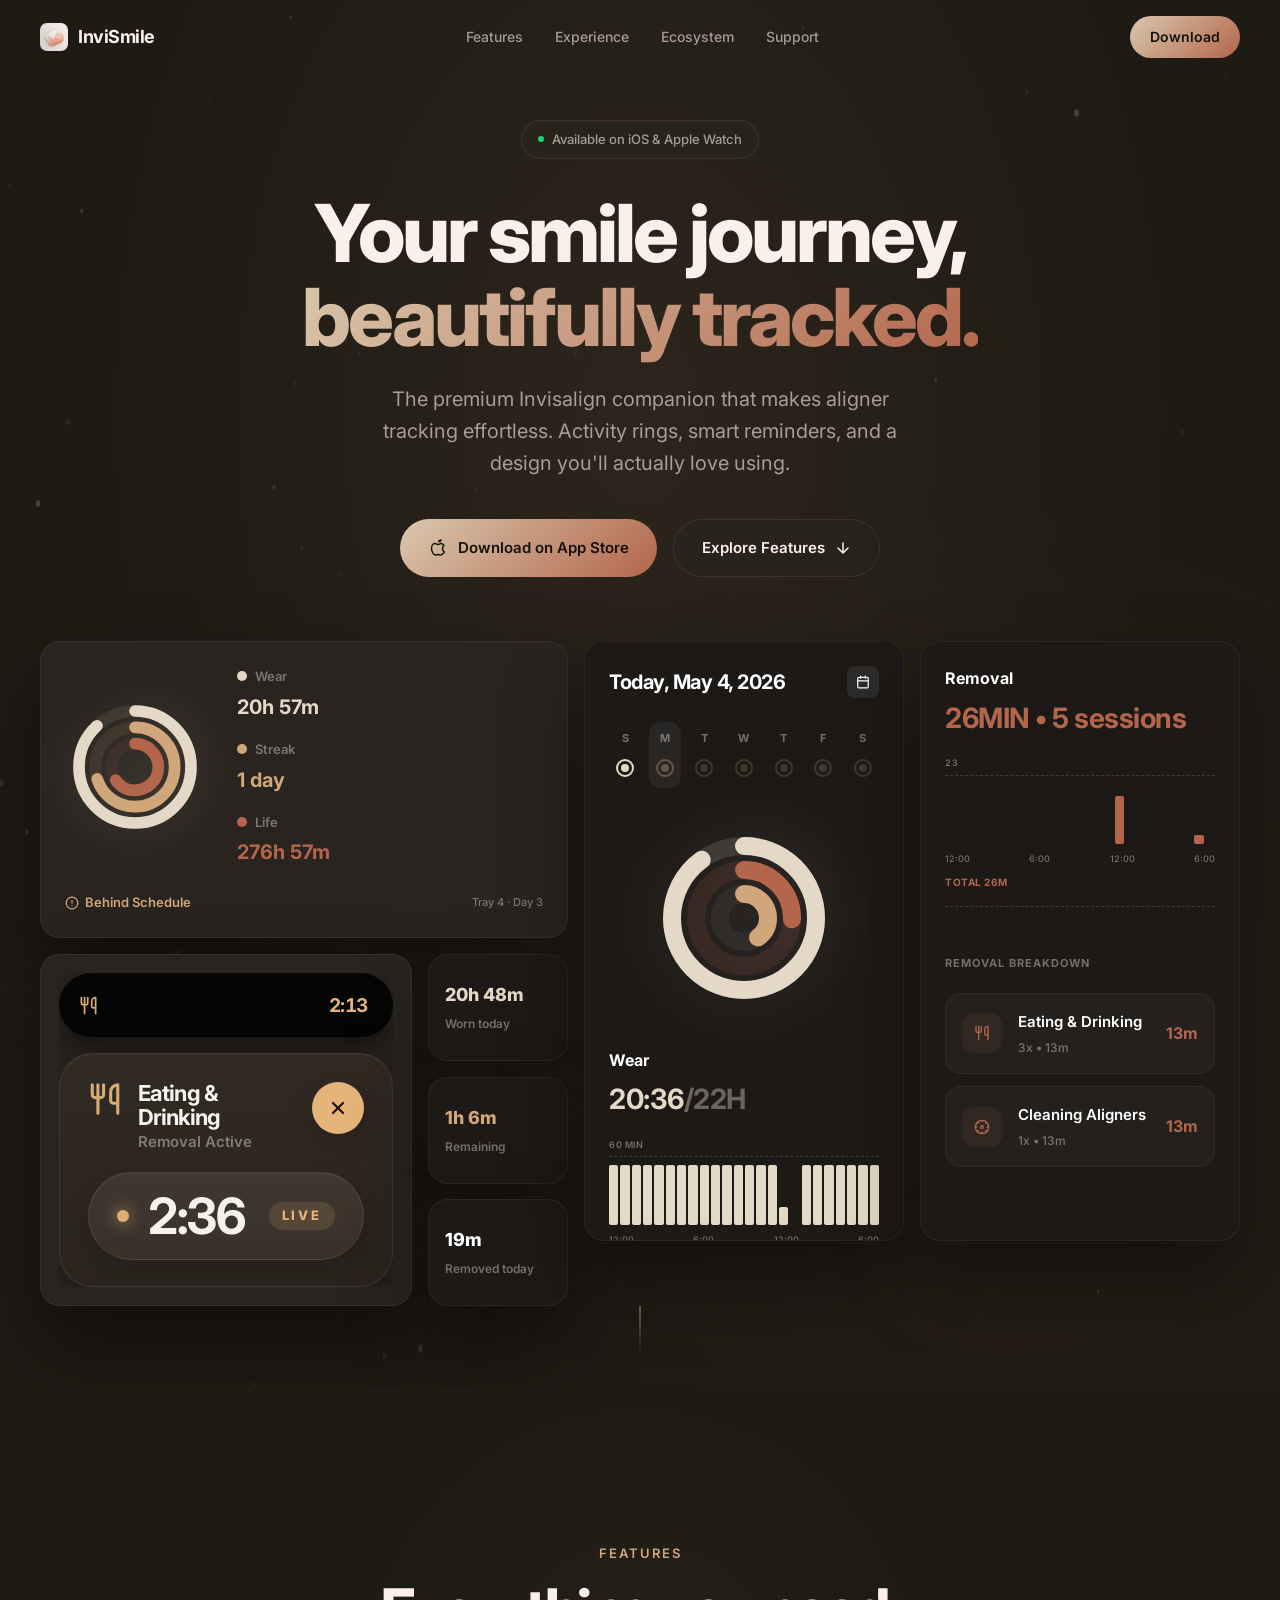
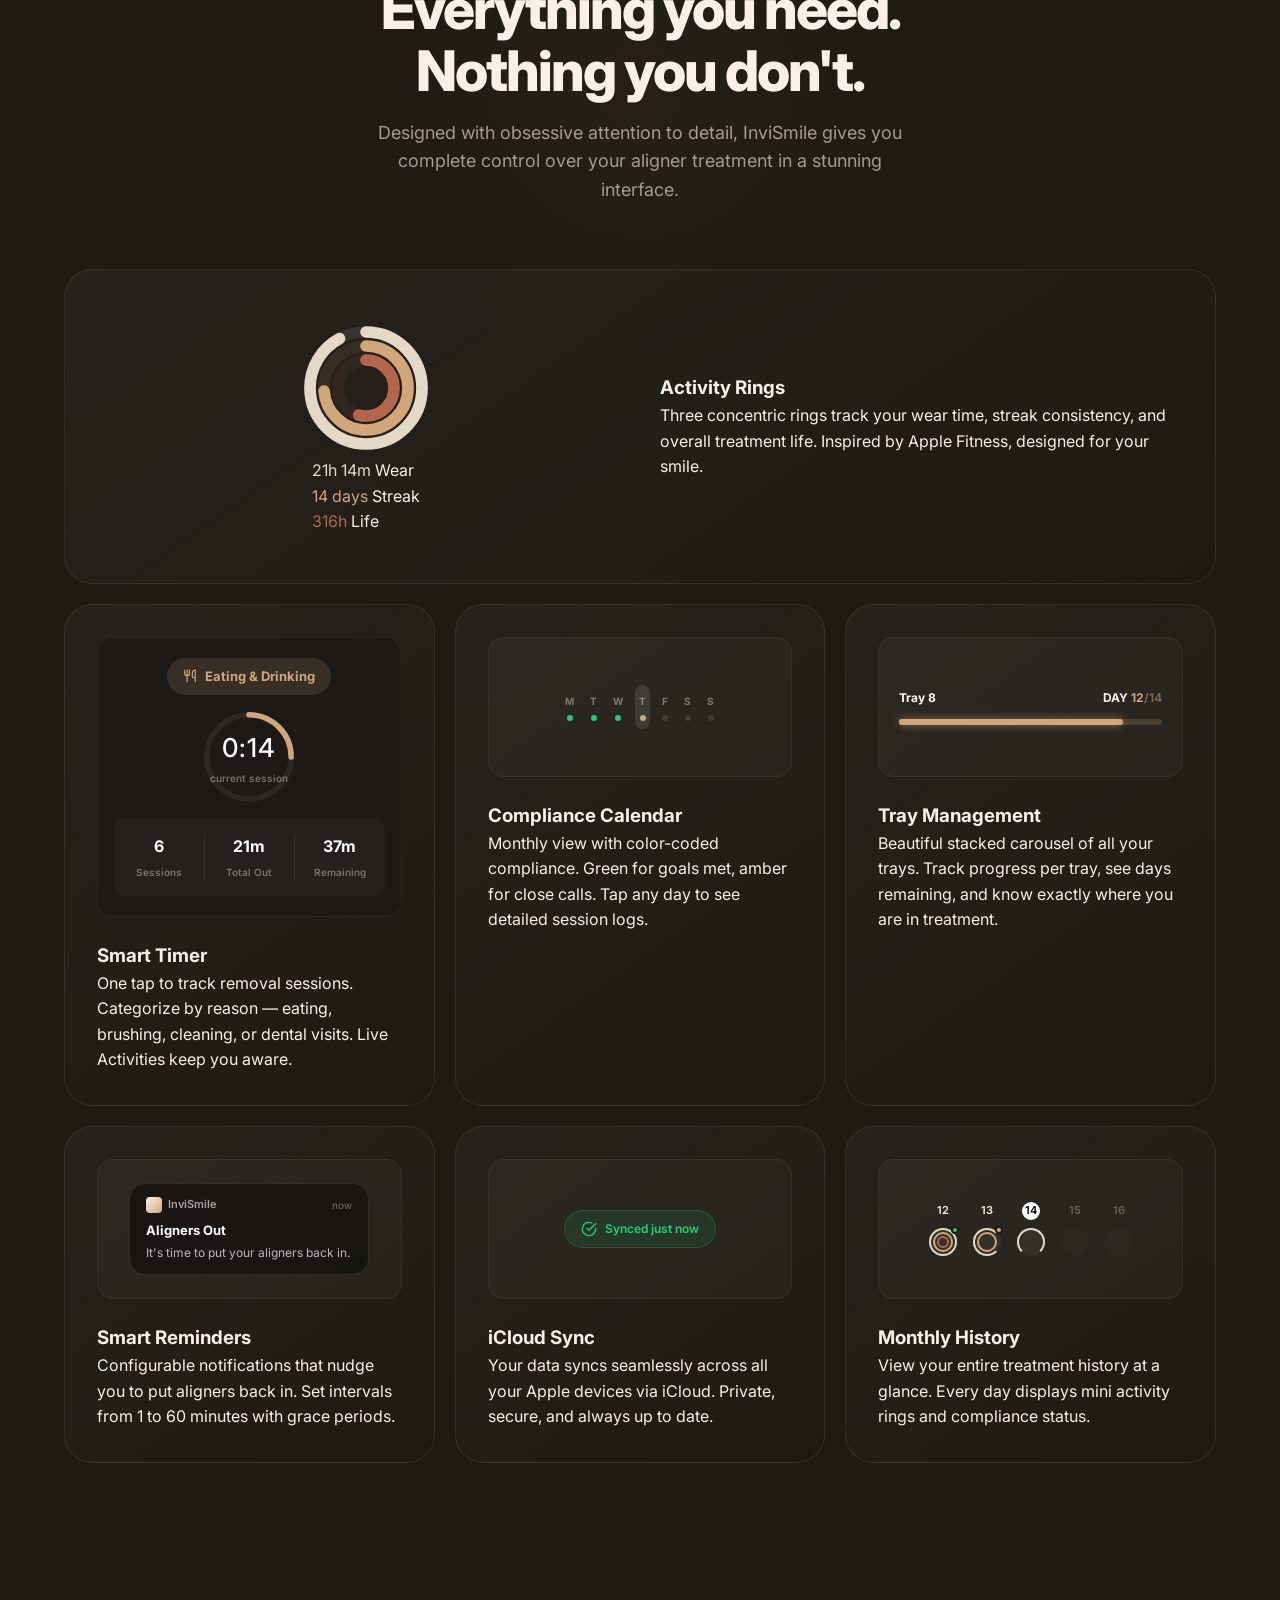
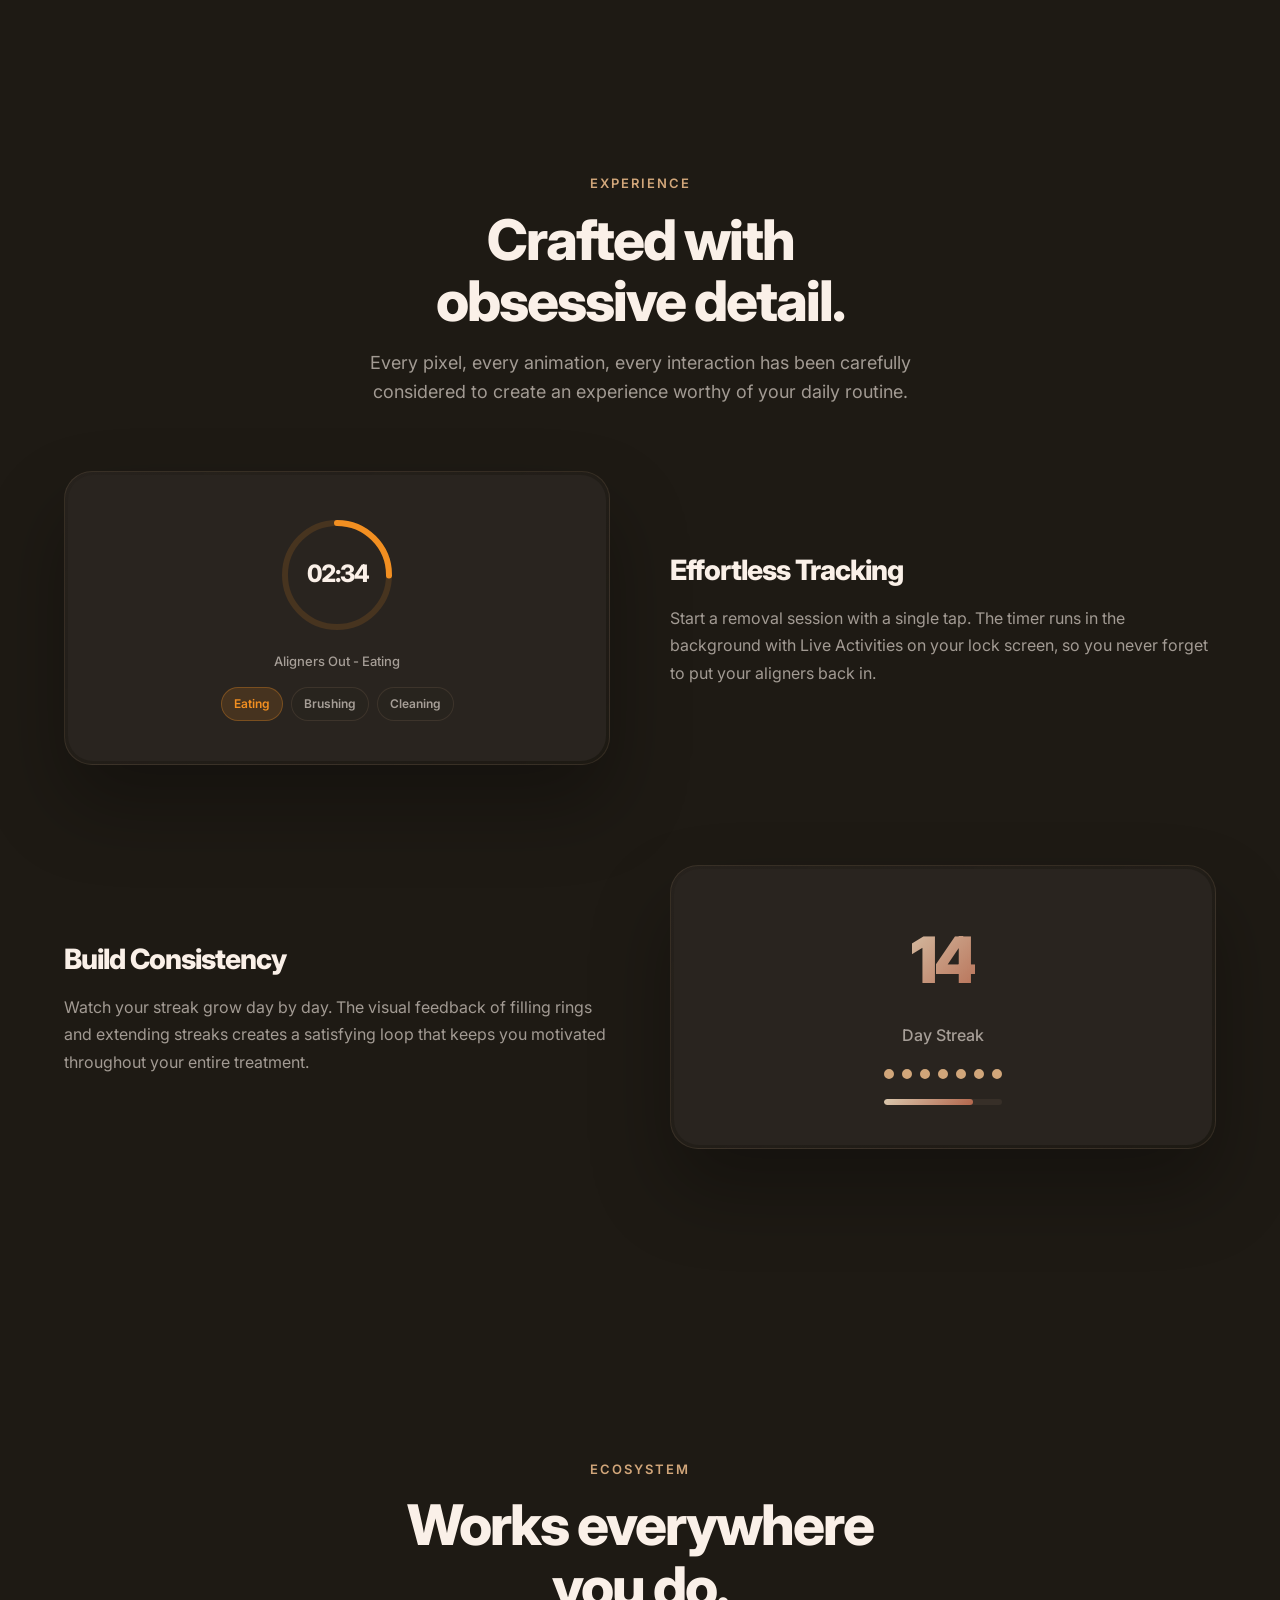
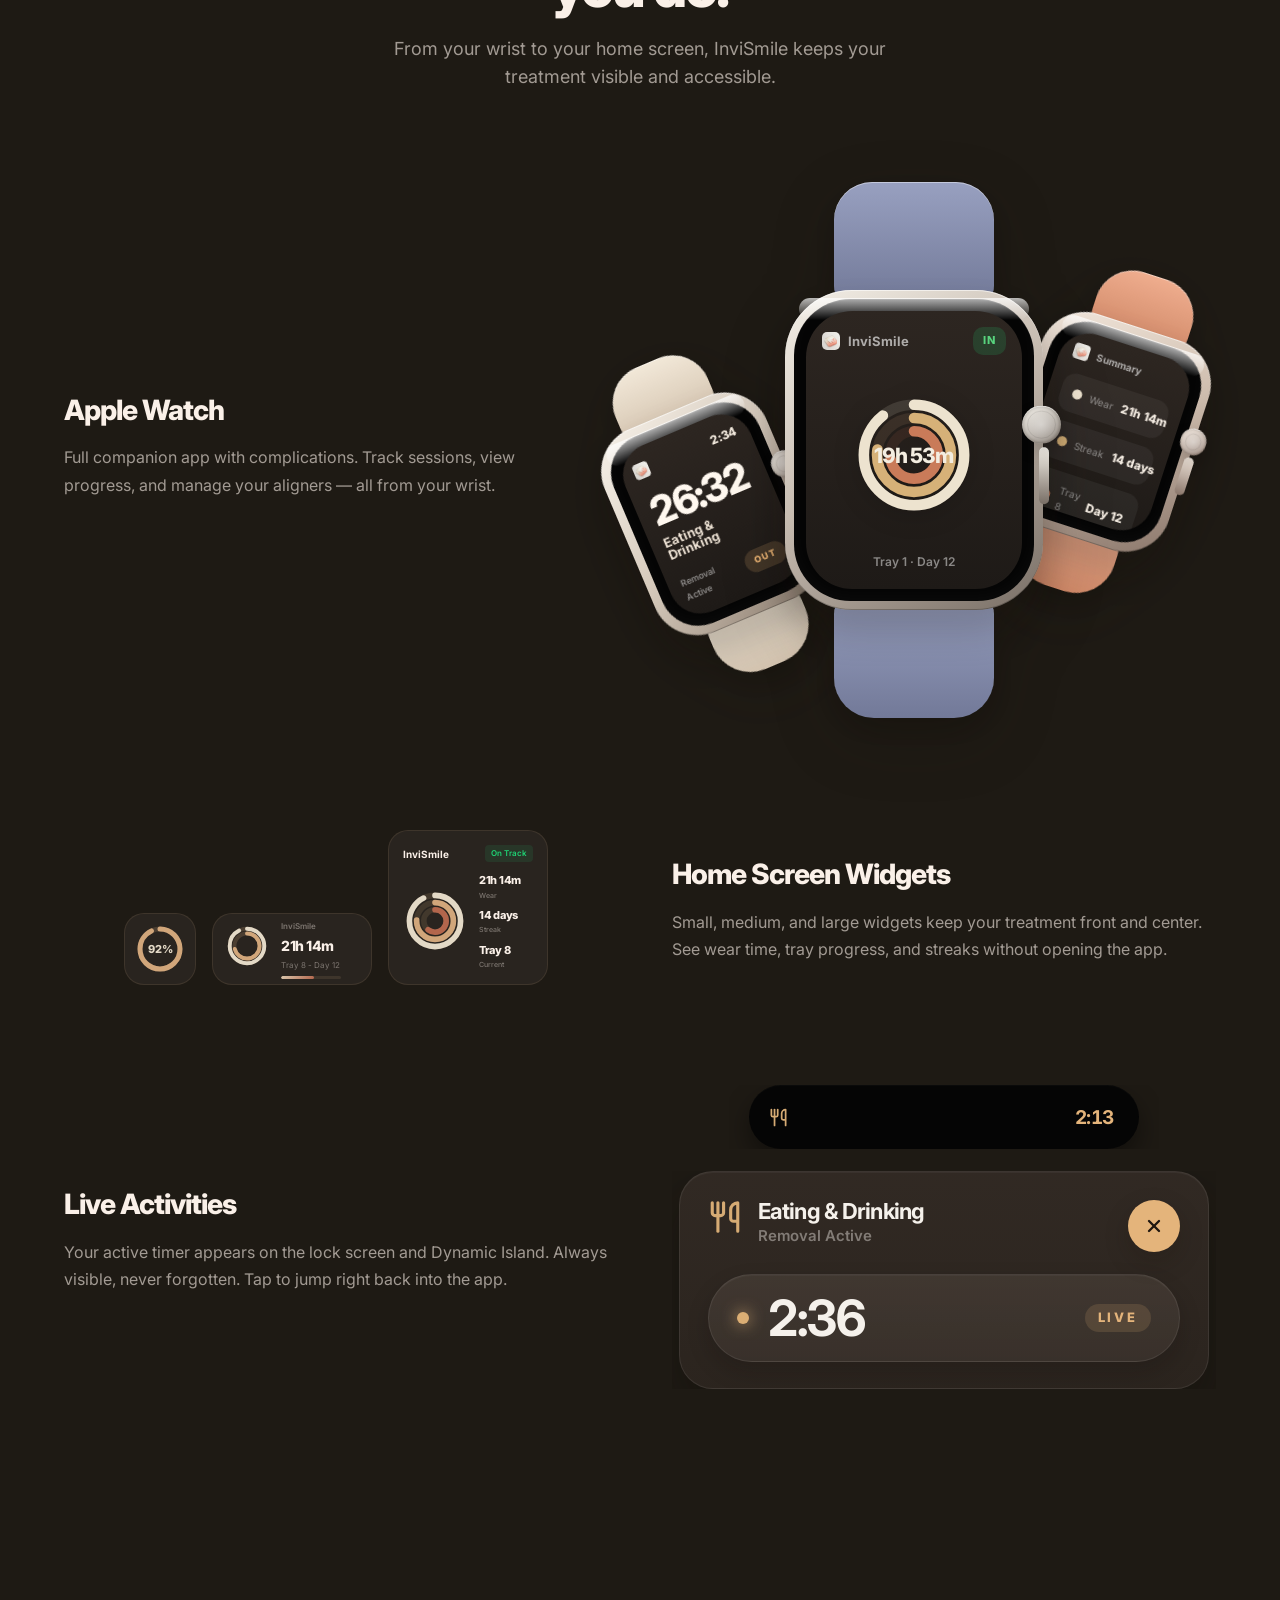
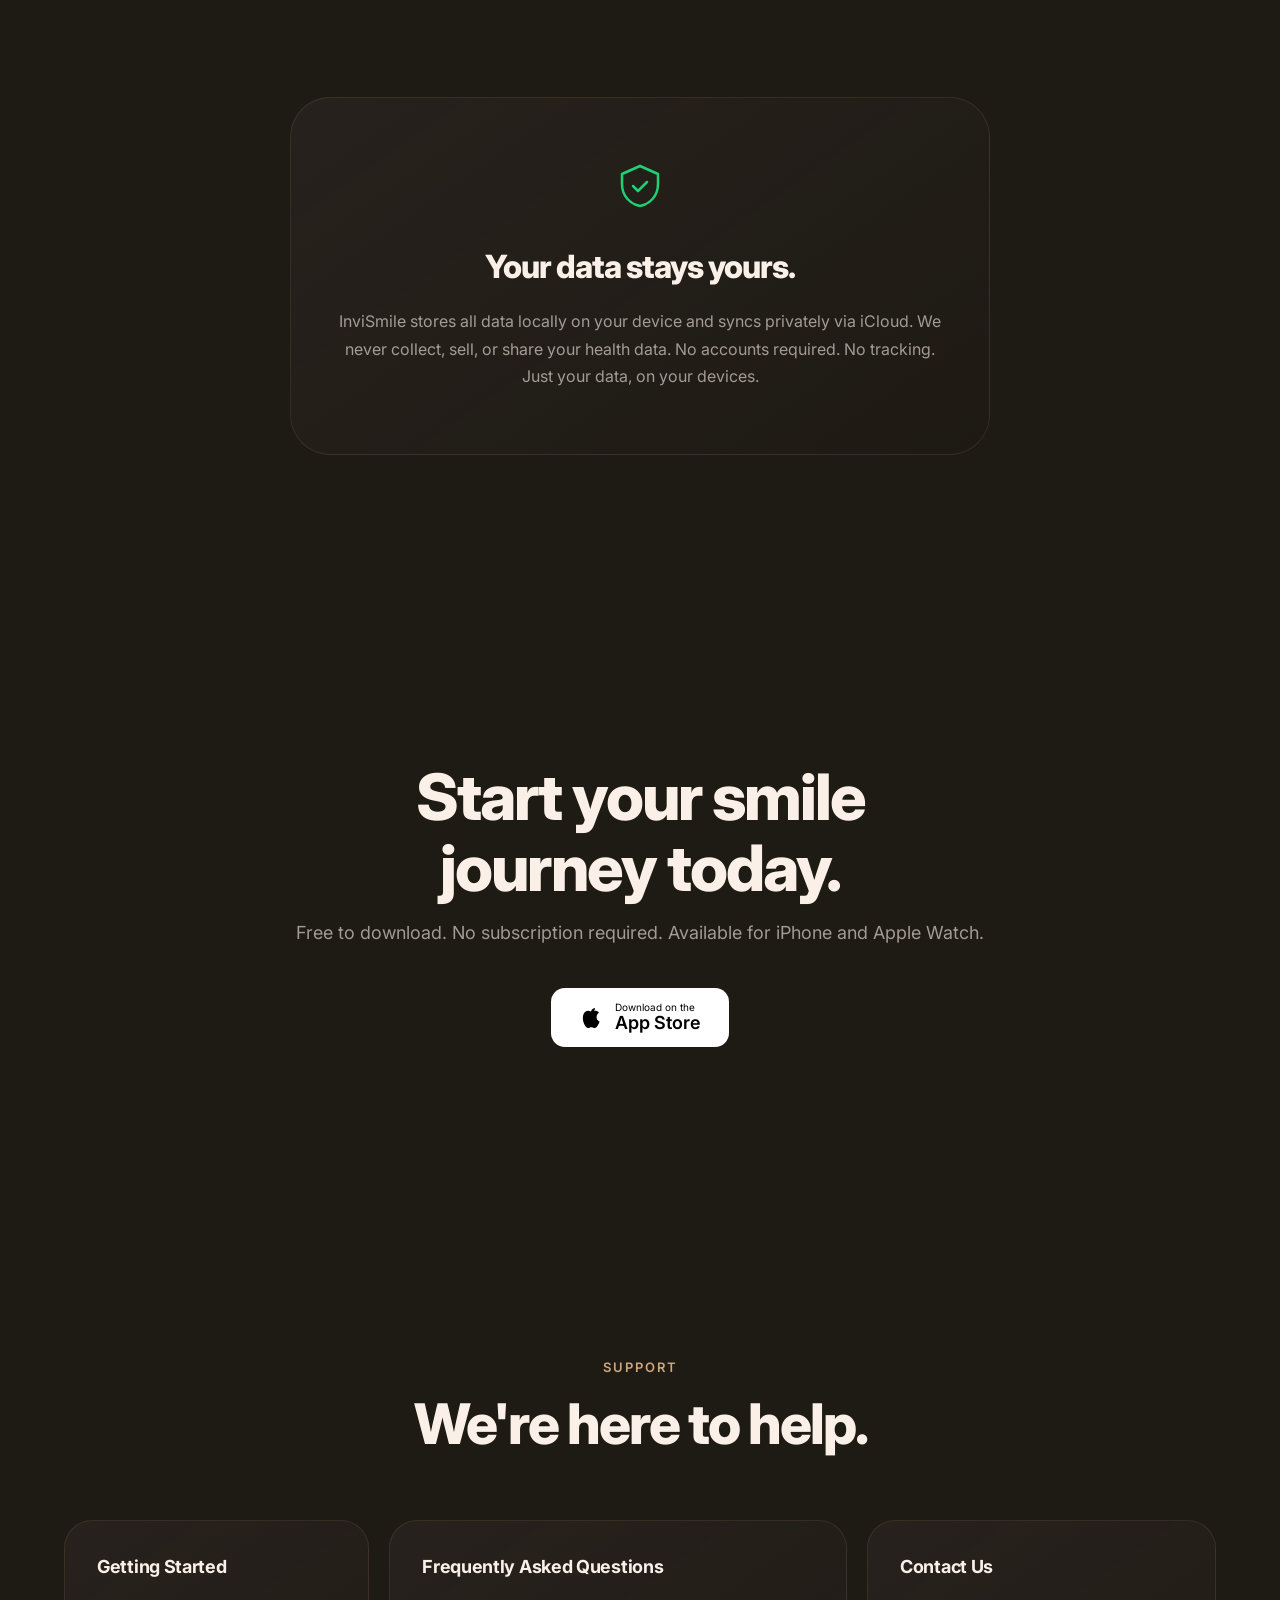
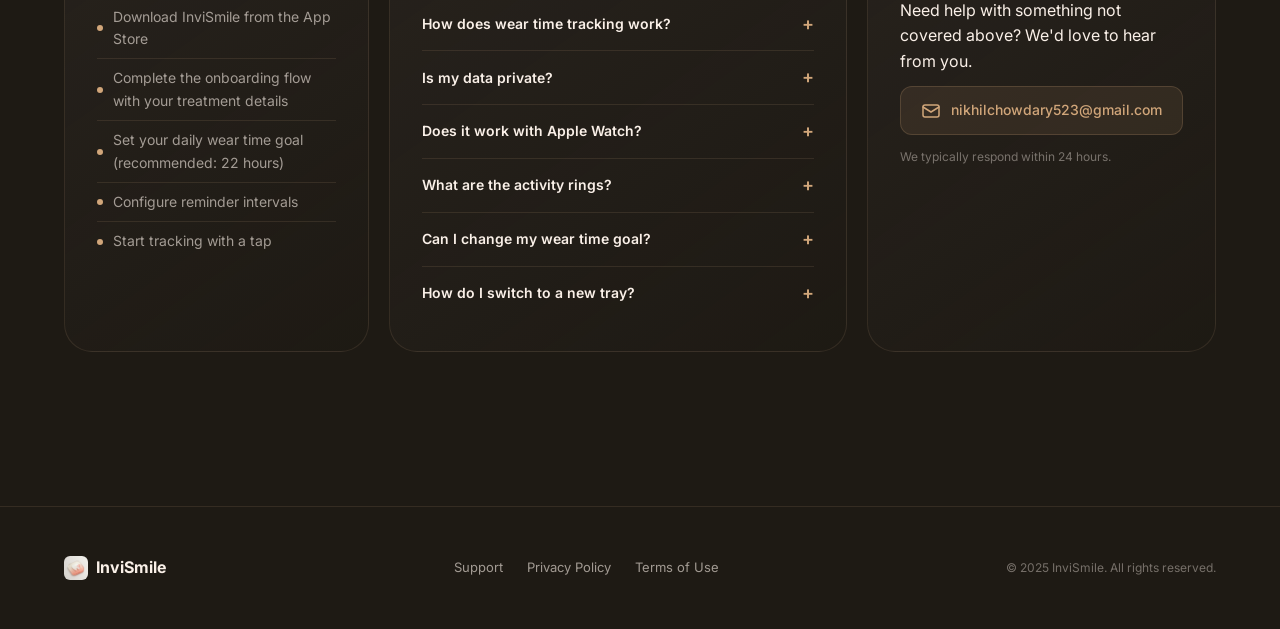
<file: docs/index.html>
<!DOCTYPE html>
<html lang="en">
<head>
    <meta charset="UTF-8">
    <meta name="viewport" content="width=device-width, initial-scale=1.0">
    <title>InviSmile - Your Smile Journey, Beautifully Tracked</title>
    <meta name="description" content="InviSmile is the premium Invisalign tracking app for iOS and Apple Watch. Track wear time, manage trays, and stay on top of your treatment with beautiful activity rings and smart reminders.">
    <link rel="preconnect" href="https://fonts.googleapis.com">
    <link rel="preconnect" href="https://fonts.gstatic.com" crossorigin>
    <link href="https://fonts.googleapis.com/css2?family=Inter:wght@300;400;500;600;700;800;900&display=swap" rel="stylesheet">
    <link rel="stylesheet" href="styles.css">
    <link rel="apple-touch-icon" sizes="180x180" href="favicon.png">
</head>
<body>
    <!-- Navigation -->
    <nav class="nav" id="nav">
        <div class="nav-inner">
            <a href="#" class="nav-logo">
                <img src="app-icon.png" alt="InviSmile" width="28" height="28" style="border-radius:7px;">
                <span>InviSmile</span>
            </a>
            <div class="nav-links">
                <a href="#features">Features</a>
                <a href="#experience">Experience</a>
                <a href="#ecosystem">Ecosystem</a>
                <a href="#support">Support</a>
            </div>
            <a href="#download" class="nav-cta">Download</a>
        </div>
    </nav>

    <!-- Hero Section -->
    <section class="hero" id="hero">
        <div class="hero-bg">
            <canvas id="particleCanvas"></canvas>
            <div class="hero-gradient"></div>
        </div>
        <div class="hero-content">
            <div class="hero-badge" data-animate="fade-up">
                <span class="badge-dot"></span>
                Available on iOS & Apple Watch
            </div>
            <h1 class="hero-title" data-animate="fade-up" data-delay="100">
                Your smile journey,<br>
                <span class="gradient-text">beautifully tracked.</span>
            </h1>
            <p class="hero-subtitle" data-animate="fade-up" data-delay="200">
                The premium Invisalign companion that makes aligner tracking
                effortless. Activity rings, smart reminders, and a design
                you'll actually love using.
            </p>
            <div class="hero-ctas" data-animate="fade-up" data-delay="300">
                <a href="#download" class="btn btn-primary">
                    <svg width="20" height="20" viewBox="0 0 20 20" fill="none">
                        <path d="M14.5 10.5C14.5 8.5 16 7.5 16 7.5C15 6 13.5 5.5 13 5.5C11.5 5.5 11 6.5 10 6.5C9 6.5 8.5 5.5 7 5.5C5.5 5.5 3.5 7 3.5 10.5C3.5 14 6 17 7.5 17C8.5 17 9 16.5 10 16.5C11 16.5 11.5 17 12.5 17C14 17 16.5 14 16.5 14C16.5 14 14.5 13 14.5 10.5Z" stroke="currentColor" stroke-width="1.5" stroke-linecap="round" stroke-linejoin="round"/>
                        <path d="M12 3.5C12.5 3 13 2 13 2C13 2 11.5 2 10.5 3.5" stroke="currentColor" stroke-width="1.5" stroke-linecap="round" stroke-linejoin="round"/>
                    </svg>
                    Download on App Store
                </a>
                <a href="#features" class="btn btn-ghost">
                    Explore Features
                    <svg width="16" height="16" viewBox="0 0 16 16" fill="none">
                        <path d="M8 3V13M8 13L13 8M8 13L3 8" stroke="currentColor" stroke-width="1.5" stroke-linecap="round" stroke-linejoin="round"/>
                    </svg>
                </a>
            </div>
        </div>
        <div class="hero-bento-floating">
            <!-- Card 1: Activity Rings -->
            <div class="bento-card rings-card" data-animate="fade-up" data-delay="300">
                <div class="rc-main-content">
                    <div class="bc-rings-container">
                        <svg viewBox="0 0 120 120" class="bc-rings glow-rings" fill="none">
                            <circle cx="60" cy="60" r="48" class="bc-track bc-wear-track" fill="none"/>
                            <circle cx="60" cy="60" r="48" class="bc-progress bc-wear" style="--progress: 0.88" fill="none"/>
                            <circle cx="60" cy="60" r="34" class="bc-track bc-streak-track" fill="none"/>
                            <circle cx="60" cy="60" r="34" class="bc-progress bc-streak" style="--progress: 0.7" fill="none"/>
                            <circle cx="60" cy="60" r="20" class="bc-track bc-life-track" fill="none"/>
                            <circle cx="60" cy="60" r="20" class="bc-progress bc-life" style="--progress: 0.65" fill="none"/>
                        </svg>
                    </div>
                    
                    <div class="rc-stats-vertical">
                        <div class="rcv-stat">
                            <div class="rcv-lbl-row"><div class="rcv-dot dot-wear"></div><div class="rcv-lbl">Wear</div></div>
                            <div class="rcv-val">20h 57m</div>
                        </div>
                        <div class="rcv-stat">
                            <div class="rcv-lbl-row"><div class="rcv-dot dot-streak"></div><div class="rcv-lbl">Streak</div></div>
                            <div class="rcv-val caramel">1 day</div>
                        </div>
                        <div class="rcv-stat">
                            <div class="rcv-lbl-row"><div class="rcv-dot dot-life"></div><div class="rcv-lbl">Life</div></div>
                            <div class="rcv-val terracotta">276h 57m</div>
                        </div>
                    </div>
                </div>

                <div class="rc-footer">
                    <div class="rc-status-warning">
                        <svg width="14" height="14" viewBox="0 0 24 24" fill="none" stroke="currentColor" stroke-width="2" stroke-linecap="round" stroke-linejoin="round"><circle cx="12" cy="12" r="10"></circle><line x1="12" y1="8" x2="12" y2="12"></line><line x1="12" y1="16" x2="12.01" y2="16"></line></svg>
                        <span>Behind Schedule</span>
                    </div>
                    <span class="bc-tray-info">Tray 4 &middot; Day 3</span>
                </div>
            </div>

            <!-- Card 2: Active Session -->
            <div class="bento-card active-session-card" data-animate="fade-up" data-delay="400">
                <div class="ios-preview-surface ios-preview-surface--hero">
                    <div class="dynamic-island dynamic-island--hero" aria-hidden="true">
                        <div class="dynamic-island__left">
                            <div class="utensil-mark utensil-mark--island">
                                <svg viewBox="0 0 24 24" fill="none" stroke="currentColor" stroke-width="2.2" stroke-linecap="round" stroke-linejoin="round">
                                    <path d="M3 2v7c0 1.1.9 2 2 2h4a2 2 0 0 0 2-2V2"></path>
                                    <path d="M7 2v20"></path>
                                    <path d="M21 15V2v0a5 5 0 0 0-5 5v6c0 1.1.9 2 2 2h3Zm0 0v7"></path>
                                </svg>
                            </div>
                        </div>
                        <div class="dynamic-island__timer" data-live-counter-group="dynamic-island">2:11</div>
                    </div>

                    <div class="live-activity-card live-activity-card--hero" aria-hidden="true">
                        <div class="live-activity-card__header">
                            <div class="live-activity-card__identity">
                                <div class="utensil-mark utensil-mark--card">
                                    <svg viewBox="0 0 24 24" fill="none" stroke="currentColor" stroke-width="2.2" stroke-linecap="round" stroke-linejoin="round">
                                        <path d="M3 2v7c0 1.1.9 2 2 2h4a2 2 0 0 0 2-2V2"></path>
                                        <path d="M7 2v20"></path>
                                        <path d="M21 15V2v0a5 5 0 0 0-5 5v6c0 1.1.9 2 2 2h3Zm0 0v7"></path>
                                    </svg>
                                </div>
                                <div class="live-activity-card__copy">
                                    <div class="live-activity-card__title">Eating &amp; Drinking</div>
                                    <div class="live-activity-card__subtitle">Removal Active</div>
                                </div>
                            </div>
                            <div class="live-activity-card__close">
                                <svg viewBox="0 0 24 24" fill="none" stroke="currentColor" stroke-width="2.8" stroke-linecap="round" stroke-linejoin="round">
                                    <line x1="18" y1="6" x2="6" y2="18"></line>
                                    <line x1="6" y1="6" x2="18" y2="18"></line>
                                </svg>
                            </div>
                        </div>

                        <div class="live-activity-card__timer-pill">
                            <span class="live-activity-card__dot"></span>
                            <span class="live-activity-card__timer" data-live-counter-group="live-activity">2:34</span>
                            <span class="live-activity-card__badge">LIVE</span>
                        </div>
                    </div>
                </div>
            </div>

            <!-- Card 3: Stats Stack -->
            <div class="stat-stack" data-animate="fade-up" data-delay="500">
                <div class="bento-card mini-stat">
                    <div class="ms-val oatmeal">20h 48m</div>
                    <div class="ms-lbl">Worn today</div>
                </div>
                <div class="bento-card mini-stat">
                    <div class="ms-val caramel">1h 6m</div>
                    <div class="ms-lbl">Remaining</div>
                </div>
                <div class="bento-card mini-stat">
                    <div class="ms-val white">19m</div>
                    <div class="ms-lbl">Removed today</div>
                </div>
            </div>

            <!-- Card 4: Analytics Chart -->
            <div class="bento-card chart-card" data-animate="fade-up" data-delay="600">
                <!-- TOP DATE BAR -->
                <div class="calendar-top-bar">
                    <div class="ct-date">Today, May 4, 2026</div>
                    <button class="ct-btn">
                        <svg width="14" height="14" viewBox="0 0 24 24" fill="none" stroke="currentColor" stroke-width="2" stroke-linecap="round" stroke-linejoin="round"><rect x="3" y="4" width="18" height="18" rx="2" ry="2"></rect><line x1="16" y1="2" x2="16" y2="6"></line><line x1="8" y1="2" x2="8" y2="6"></line><line x1="3" y1="10" x2="21" y2="10"></line></svg>
                    </button>
                </div>

                <!-- WEEK STRIP -->
                <div class="calendar-week-strip">
                    <div class="cws-day"><div class="cws-label">S</div><div class="cws-ring"><svg viewBox="0 0 24 24"><circle cx="12" cy="12" r="8" fill="none" stroke="var(--oatmeal)" stroke-width="2"/><circle cx="12" cy="12" r="4" fill="var(--oatmeal)"/></svg></div></div>
                    <div class="cws-day active"><div class="cws-label">M</div><div class="cws-ring"><svg viewBox="0 0 24 24"><circle cx="12" cy="12" r="8" fill="none" stroke="#685547" stroke-width="2"/><circle cx="12" cy="12" r="4" fill="#685547"/></svg></div></div>
                    <div class="cws-day"><div class="cws-label">T</div><div class="cws-ring"><svg viewBox="0 0 24 24"><circle cx="12" cy="12" r="8" fill="none" stroke="#685547" stroke-width="2" opacity="0.5"/><circle cx="12" cy="12" r="4" fill="#685547" opacity="0.5"/></svg></div></div>
                    <div class="cws-day"><div class="cws-label">W</div><div class="cws-ring"><svg viewBox="0 0 24 24"><circle cx="12" cy="12" r="8" fill="none" stroke="#685547" stroke-width="2" opacity="0.5"/><circle cx="12" cy="12" r="4" fill="#685547" opacity="0.5"/></svg></div></div>
                    <div class="cws-day"><div class="cws-label">T</div><div class="cws-ring"><svg viewBox="0 0 24 24"><circle cx="12" cy="12" r="8" fill="none" stroke="#685547" stroke-width="2" opacity="0.5"/><circle cx="12" cy="12" r="4" fill="#685547" opacity="0.5"/></svg></div></div>
                    <div class="cws-day"><div class="cws-label">F</div><div class="cws-ring"><svg viewBox="0 0 24 24"><circle cx="12" cy="12" r="8" fill="none" stroke="#685547" stroke-width="2" opacity="0.5"/><circle cx="12" cy="12" r="4" fill="#685547" opacity="0.5"/></svg></div></div>
                    <div class="cws-day"><div class="cws-label">S</div><div class="cws-ring"><svg viewBox="0 0 24 24"><circle cx="12" cy="12" r="8" fill="none" stroke="#685547" stroke-width="2" opacity="0.5"/><circle cx="12" cy="12" r="4" fill="#685547" opacity="0.5"/></svg></div></div>
                </div>

                <!-- HERO RINGS -->
                <div class="calendar-hero-rings">
                    <svg viewBox="0 0 120 120" class="chr-svg" fill="none">
                        <!-- Life Ring (Innermost) -->
                        <circle cx="60" cy="60" r="16" stroke="rgba(255, 255, 255, 0.05)" stroke-width="12" fill="none"/>
                        <circle cx="60" cy="60" r="16" stroke="var(--caramel)" stroke-width="12" stroke-dasharray="100" stroke-dashoffset="60" stroke-linecap="round" fill="none" transform="rotate(-90 60 60)"/>
                        
                        <!-- Streak Ring (Middle) -->
                        <circle cx="60" cy="60" r="32" stroke="rgba(179, 102, 77, 0.15)" stroke-width="12" fill="none"/>
                        <circle cx="60" cy="60" r="32" stroke="var(--terracotta)" stroke-width="12" stroke-dasharray="201" stroke-dashoffset="150" stroke-linecap="round" fill="none" transform="rotate(-90 60 60)"/>

                        <!-- Wear Ring (Outermost) -->
                        <circle cx="60" cy="60" r="48" stroke="rgba(227, 217, 199, 0.15)" stroke-width="12" fill="none"/>
                        <circle cx="60" cy="60" r="48" stroke="var(--oatmeal)" stroke-width="12" stroke-dasharray="301" stroke-dashoffset="30" stroke-linecap="round" fill="none" transform="rotate(-90 60 60)"/>
                    </svg>
                </div>

                <!-- WEAR SECTION -->
                <div class="stat-section">
                    <div class="stat-title">Wear</div>
                    <div class="stat-value"><span class="val-main oatmeal">20:36</span><span class="val-sub oatmeal-dim">/22H</span></div>
                    
                    <div class="chart-area">
                        <div class="chart-y-label">60 MIN</div>
                        <div class="chart-dashed-line top"></div>
                        <div class="chart-bars">
                            <div class="c-bar wear-bar" style="height: 100%;"></div>
                            <div class="c-bar wear-bar" style="height: 100%;"></div>
                            <div class="c-bar wear-bar" style="height: 100%;"></div>
                            <div class="c-bar wear-bar" style="height: 100%;"></div>
                            <div class="c-bar wear-bar" style="height: 100%;"></div>
                            <div class="c-bar wear-bar" style="height: 100%;"></div>
                            <div class="c-bar wear-bar" style="height: 100%;"></div>
                            <div class="c-bar wear-bar" style="height: 100%;"></div>
                            <div class="c-bar wear-bar" style="height: 100%;"></div>
                            <div class="c-bar wear-bar" style="height: 100%;"></div>
                            <div class="c-bar wear-bar" style="height: 100%;"></div>
                            <div class="c-bar wear-bar" style="height: 100%;"></div>
                            <div class="c-bar wear-bar" style="height: 100%;"></div>
                            <div class="c-bar wear-bar" style="height: 100%;"></div>
                            <div class="c-bar wear-bar" style="height: 100%;"></div>
                            <div class="c-bar wear-bar" style="height: 30%;"></div>
                            <div class="c-bar empty"></div>
                            <div class="c-bar wear-bar" style="height: 100%;"></div>
                            <div class="c-bar wear-bar" style="height: 100%;"></div>
                            <div class="c-bar wear-bar" style="height: 100%;"></div>
                            <div class="c-bar wear-bar" style="height: 100%;"></div>
                            <div class="c-bar wear-bar" style="height: 100%;"></div>
                            <div class="c-bar wear-bar" style="height: 100%;"></div>
                            <div class="c-bar wear-bar" style="height: 100%;"></div>
                        </div>
                        <div class="chart-x-axis">
                            <span>12:00</span><span>6:00</span><span>12:00</span><span>6:00</span>
                        </div>
                        <div class="chart-total oatmeal-dim">TOTAL 20H 36M</div>
                        <div class="chart-dashed-line bottom"></div>
                    </div>
                </div>
            </div>

            <!-- Card 5: Removal Analytics -->
            <div class="bento-card removal-chart-card" data-animate="fade-up" data-delay="700">
                <!-- REMOVAL SECTION -->
                <div class="stat-section">
                    <div class="stat-title">Removal</div>
                    <div class="stat-value"><span class="val-main terracotta">26MIN &bull; 5 sessions</span></div>
                    
                    <div class="chart-area">
                        <div class="chart-y-label">23</div>
                        <div class="chart-dashed-line top"></div>
                        <div class="chart-bars">
                            <div class="c-bar empty"></div>
                            <div class="c-bar empty"></div>
                            <div class="c-bar empty"></div>
                            <div class="c-bar empty"></div>
                            <div class="c-bar empty"></div>
                            <div class="c-bar empty"></div>
                            <div class="c-bar empty"></div>
                            <div class="c-bar empty"></div>
                            <div class="c-bar empty"></div>
                            <div class="c-bar empty"></div>
                            <div class="c-bar empty"></div>
                            <div class="c-bar empty"></div>
                            <div class="c-bar empty"></div>
                            <div class="c-bar empty"></div>
                            <div class="c-bar empty"></div>
                            <div class="c-bar removal-bar" style="height: 80%;"></div>
                            <div class="c-bar empty"></div>
                            <div class="c-bar empty"></div>
                            <div class="c-bar empty"></div>
                            <div class="c-bar empty"></div>
                            <div class="c-bar empty"></div>
                            <div class="c-bar empty"></div>
                            <div class="c-bar removal-bar" style="height: 15%;"></div>
                            <div class="c-bar empty"></div>
                        </div>
                        <div class="chart-x-axis">
                            <span>12:00</span><span>6:00</span><span>12:00</span><span>6:00</span>
                        </div>
                        <div class="chart-total terracotta">TOTAL 26M</div>
                        <div class="chart-dashed-line bottom"></div>
                    </div>
                </div>

                <!-- REMOVAL BREAKDOWN SECTION -->
                <div class="calendar-removal-breakdown mt-24">
                    <div class="crb-title">REMOVAL BREAKDOWN</div>
                    
                    <div class="crb-item">
                        <div class="crb-icon"><svg width="16" height="16" viewBox="0 0 24 24" fill="none" stroke="currentColor" stroke-width="2" stroke-linecap="round" stroke-linejoin="round"><path d="M3 2v7c0 1.1.9 2 2 2h4a2 2 0 0 0 2-2V2"></path><path d="M7 2v20"></path><path d="M21 15V2v0a5 5 0 0 0-5 5v6c0 1.1.9 2 2 2h3Zm0 0v7"></path></svg></div>
                        <div class="crb-info">
                            <div class="crb-name">Eating & Drinking</div>
                            <div class="crb-meta">3x &bull; 13m</div>
                        </div>
                        <div class="crb-duration terracotta">13m</div>
                    </div>

                    <div class="crb-item">
                        <div class="crb-icon"><svg width="16" height="16" viewBox="0 0 24 24" fill="none" stroke="currentColor" stroke-width="2" stroke-linecap="round" stroke-linejoin="round"><path d="M12 22c5.523 0 10-4.477 10-10S17.523 2 12 2 2 6.477 2 12s4.477 10 10 10z"></path><path d="M12 12m-2 0a2 2 0 1 0 4 0a2 2 0 1 0 -4 0"></path><path d="M12 2v2"></path><path d="M12 20v2"></path><path d="M5 5l1.5 1.5"></path><path d="M17.5 17.5L19 19"></path><path d="M2 12h2"></path><path d="M20 12h2"></path><path d="M5 19l1.5-1.5"></path><path d="M17.5 6.5L19 5"></path></svg></div>
                        <div class="crb-info">
                            <div class="crb-name">Cleaning Aligners</div>
                            <div class="crb-meta">1x &bull; 13m</div>
                        </div>
                        <div class="crb-duration terracotta">13m</div>
                    </div>
                </div>
            </div>
        </div>
        <div class="hero-scroll-indicator">
            <div class="scroll-line"></div>
        </div>
    </section>

    <!-- Features Section -->
    <section class="features" id="features">
        <div class="container">
            <div class="section-header" data-animate="fade-up">
                <span class="section-tag">Features</span>
                <h2 class="section-title">Everything you need.<br>Nothing you don't.</h2>
                <p class="section-desc">Designed with obsessive attention to detail, InviSmile gives you complete control over your aligner treatment in a stunning interface.</p>
            </div>

            <div class="features-grid">
                <!-- Feature 1: Activity Rings -->
                <div class="feature-card feature-large" data-animate="fade-up">
                    <div class="feature-visual">
                        <div class="feature-ui-mockup rings-mockup">
                            <div class="bc-rings-container">
                                <svg viewBox="0 0 120 120" class="bc-rings" fill="none">
                                    <circle cx="60" cy="60" r="48" class="bc-track bc-wear-track" fill="none"/>
                                    <circle cx="60" cy="60" r="48" class="bc-progress bc-wear" style="--progress: 0.92;" fill="none"/>
                                    <circle cx="60" cy="60" r="36" class="bc-track bc-streak-track" fill="none"/>
                                    <circle cx="60" cy="60" r="36" class="bc-progress bc-streak" style="--progress: 0.78;" fill="none"/>
                                    <circle cx="60" cy="60" r="24" class="bc-track bc-life-track" fill="none"/>
                                    <circle cx="60" cy="60" r="24" class="bc-progress bc-life" style="--progress: 0.65;" fill="none"/>
                                </svg>
                            </div>
                            <div class="bc-stats-grid">
                                <div class="bc-stat">
                                    <span class="bcs-val" style="color: var(--oatmeal)">21h 14m</span>
                                    <span class="bcs-lbl">Wear</span>
                                </div>
                                <div class="bc-stat">
                                    <span class="bcs-val" style="color: var(--caramel)">14 days</span>
                                    <span class="bcs-lbl">Streak</span>
                                </div>
                                <div class="bc-stat">
                                    <span class="bcs-val" style="color: var(--terracotta)">316h</span>
                                    <span class="bcs-lbl">Life</span>
                                </div>
                            </div>
                        </div>
                    </div>
                    <div class="feature-content">
                        <h3>Activity Rings</h3>
                        <p>Three concentric rings track your wear time, streak consistency, and overall treatment life. Inspired by Apple Fitness, designed for your smile.</p>
                    </div>
                </div>

                <!-- Feature 2: Smart Timer -->
                <div class="feature-card" data-animate="fade-up" data-delay="100">
                    <div class="feature-ui-mockup timer-mockup">
                        <div class="tm-pill">
                            <svg width="14" height="14" viewBox="0 0 24 24" fill="none" stroke="currentColor" stroke-width="2" stroke-linecap="round" stroke-linejoin="round">
                                <path d="M3 2v7c0 1.1.9 2 2 2h4a2 2 0 0 0 2-2V2"></path>
                                <path d="M7 2v20"></path>
                                <path d="M21 15V2v0a5 5 0 0 0-5 5v6c0 1.1.9 2 2 2h3Zm0 0v7"></path>
                            </svg>
                            <span>Eating & Drinking</span>
                        </div>

                        <div class="timer-ring-container">
                            <svg viewBox="0 0 100 100" class="timer-ring">
                                <circle cx="50" cy="50" r="46" class="tr-track"/>
                                <circle cx="50" cy="50" r="46" class="tr-progress" style="--progress: 0.25;"/>
                            </svg>
                            <div class="timer-center-info">
                                <div class="tm-time" data-live-counter-group="feature-timer">0:12</div>
                                <div class="tm-label">current session</div>
                            </div>
                        </div>

                        <div class="tm-stats">
                            <div class="tm-stat">
                                <span class="tms-val">6</span>
                                <span class="tms-lbl">Sessions</span>
                            </div>
                            <div class="tm-stat border-sides">
                                <span class="tms-val">21m</span>
                                <span class="tms-lbl">Total Out</span>
                            </div>
                            <div class="tm-stat">
                                <span class="tms-val">37m</span>
                                <span class="tms-lbl">Remaining</span>
                            </div>
                        </div>
                    </div>
                    <h3>Smart Timer</h3>
                    <p>One tap to track removal sessions. Categorize by reason — eating, brushing, cleaning, or dental visits. Live Activities keep you aware.</p>
                </div>

                <!-- Feature 3: Calendar View -->
                <div class="feature-card" data-animate="fade-up" data-delay="200">
                    <div class="feature-ui-mockup week-mockup">
                        <div class="week-strip">
                            <div class="ws-day"><span class="ws-lbl">M</span><span class="ws-dot pass"></span></div>
                            <div class="ws-day"><span class="ws-lbl">T</span><span class="ws-dot pass"></span></div>
                            <div class="ws-day"><span class="ws-lbl">W</span><span class="ws-dot pass"></span></div>
                            <div class="ws-day active"><span class="ws-lbl">T</span><span class="ws-dot warn"></span></div>
                            <div class="ws-day"><span class="ws-lbl">F</span><span class="ws-dot empty"></span></div>
                            <div class="ws-day"><span class="ws-lbl">S</span><span class="ws-dot empty"></span></div>
                            <div class="ws-day"><span class="ws-lbl">S</span><span class="ws-dot empty"></span></div>
                        </div>
                    </div>
                    <h3>Compliance Calendar</h3>
                    <p>Monthly view with color-coded compliance. Green for goals met, amber for close calls. Tap any day to see detailed session logs.</p>
                </div>

                <!-- Feature 4: Tray Management -->
                <div class="feature-card" data-animate="fade-up" data-delay="100">
                    <div class="feature-ui-mockup tray-mockup">
                        <div class="tm-header">
                            <span class="tm-title">Tray 8</span>
                            <span class="tm-day">DAY <span class="amber">12</span><span class="amber-dim">/14</span></span>
                        </div>
                        <div class="tm-bar-container">
                            <div class="tm-bar-fill" style="width: 85%;"></div>
                        </div>
                    </div>
                    <h3>Tray Management</h3>
                    <p>Beautiful stacked carousel of all your trays. Track progress per tray, see days remaining, and know exactly where you are in treatment.</p>
                </div>

                <!-- Feature 5: Smart Reminders -->
                <div class="feature-card" data-animate="fade-up" data-delay="200">
                    <div class="feature-ui-mockup notification-mockup">
                        <div class="notif-bubble">
                            <div class="notif-header">
                                <div class="notif-icon"></div>
                                <span class="notif-app">InviSmile</span>
                                <span class="notif-time">now</span>
                            </div>
                            <div class="notif-body">
                                <span class="notif-title">Aligners Out</span>
                                <span class="notif-text">It's time to put your aligners back in.</span>
                            </div>
                        </div>
                    </div>
                    <h3>Smart Reminders</h3>
                    <p>Configurable notifications that nudge you to put aligners back in. Set intervals from 1 to 60 minutes with grace periods.</p>
                </div>

                <!-- Feature 6: Cloud Sync -->
                <div class="feature-card" data-animate="fade-up" data-delay="300">
                    <div class="feature-ui-mockup sync-mockup">
                        <div class="sync-pill">
                            <svg width="16" height="16" viewBox="0 0 24 24" fill="none" stroke="var(--success)" stroke-width="2" stroke-linecap="round" stroke-linejoin="round"><path d="M22 11.08V12a10 10 0 1 1-5.93-9.14"/><polyline points="22 4 12 14.01 9 11.01"/></svg>
                            <span>Synced just now</span>
                        </div>
                    </div>
                    <h3>iCloud Sync</h3>
                    <p>Your data syncs seamlessly across all your Apple devices via iCloud. Private, secure, and always up to date.</p>
                </div>
                <!-- Feature 7: Monthly Tracking -->
                <div class="feature-card" data-animate="fade-up" data-delay="400">
                    <div class="feature-ui-mockup month-mockup">
                        <div class="month-grid">
                            <div class="mg-day">
                                <span class="mg-date">12</span>
                                <div class="mg-rings">
                                    <div class="mg-ring wear"></div>
                                    <div class="mg-ring streak"></div>
                                    <div class="mg-ring life"></div>
                                    <div class="mg-dot pass"></div>
                                </div>
                            </div>
                            <div class="mg-day">
                                <span class="mg-date">13</span>
                                <div class="mg-rings">
                                    <div class="mg-ring wear" style="border-right-color: transparent"></div>
                                    <div class="mg-ring streak"></div>
                                    <div class="mg-dot warn"></div>
                                </div>
                            </div>
                            <div class="mg-day today">
                                <span class="mg-date">14</span>
                                <div class="mg-rings">
                                    <div class="mg-ring wear" style="border-bottom-color: transparent"></div>
                                </div>
                            </div>
                            <div class="mg-day future">
                                <span class="mg-date">15</span>
                                <div class="mg-rings"></div>
                            </div>
                            <div class="mg-day future">
                                <span class="mg-date">16</span>
                                <div class="mg-rings"></div>
                            </div>
                        </div>
                    </div>
                    <h3>Monthly History</h3>
                    <p>View your entire treatment history at a glance. Every day displays mini activity rings and compliance status.</p>
                </div>
            </div>
        </div>
    </section>

    <!-- Experience Section -->
    <section class="experience" id="experience">
        <div class="container">
            <div class="section-header" data-animate="fade-up">
                <span class="section-tag">Experience</span>
                <h2 class="section-title">Crafted with<br>obsessive detail.</h2>
                <p class="section-desc">Every pixel, every animation, every interaction has been carefully considered to create an experience worthy of your daily routine.</p>
            </div>

            <div class="experience-showcase">
                <div class="showcase-item" data-animate="fade-up">
                    <div class="showcase-visual">
                        <div class="glass-card">
                            <div class="glass-inner">
                                <div class="timer-demo">
                                    <div class="timer-ring-outer">
                                        <svg viewBox="0 0 120 120">
                                            <circle cx="60" cy="60" r="52" class="timer-track"/>
                                            <circle cx="60" cy="60" r="52" class="timer-progress"/>
                                        </svg>
                                        <div class="timer-time">02:34</div>
                                    </div>
                                    <div class="timer-label">Aligners Out - Eating</div>
                                    <div class="timer-pills">
                                        <span class="timer-pill active">Eating</span>
                                        <span class="timer-pill">Brushing</span>
                                        <span class="timer-pill">Cleaning</span>
                                    </div>
                                </div>
                            </div>
                        </div>
                    </div>
                    <div class="showcase-text">
                        <h3>Effortless Tracking</h3>
                        <p>Start a removal session with a single tap. The timer runs in the background with Live Activities on your lock screen, so you never forget to put your aligners back in.</p>
                    </div>
                </div>

                <div class="showcase-item reverse" data-animate="fade-up">
                    <div class="showcase-visual">
                        <div class="glass-card">
                            <div class="glass-inner">
                                <div class="streak-demo">
                                    <div class="streak-number">14</div>
                                    <div class="streak-label">Day Streak</div>
                                    <div class="streak-dots">
                                        <span class="dot filled"></span>
                                        <span class="dot filled"></span>
                                        <span class="dot filled"></span>
                                        <span class="dot filled"></span>
                                        <span class="dot filled"></span>
                                        <span class="dot filled"></span>
                                        <span class="dot filled"></span>
                                    </div>
                                    <div class="streak-bar">
                                        <div class="streak-fill"></div>
                                    </div>
                                </div>
                            </div>
                        </div>
                    </div>
                    <div class="showcase-text">
                        <h3>Build Consistency</h3>
                        <p>Watch your streak grow day by day. The visual feedback of filling rings and extending streaks creates a satisfying loop that keeps you motivated throughout your entire treatment.</p>
                    </div>
                </div>
            </div>
        </div>
    </section>

    <!-- Ecosystem Section -->
    <section class="ecosystem" id="ecosystem">
        <div class="container">
            <div class="section-header" data-animate="fade-up">
                <span class="section-tag">Ecosystem</span>
                <h2 class="section-title">Works everywhere<br>you do.</h2>
                <p class="section-desc">From your wrist to your home screen, InviSmile keeps your treatment visible and accessible.</p>
            </div>

            <!-- Apple Watch -->
            <div class="eco-section eco-section--watch" data-animate="fade-up">
                <div class="eco-text">
                    <h3>Apple Watch</h3>
                    <p>Full companion app with complications. Track sessions, view progress, and manage your aligners — all from your wrist.</p>
                </div>
                <div class="eco-devices eco-devices--watch">
                    <div class="watch-studio watch-studio--apple" aria-hidden="true">
                        <div class="watch-studio__eyebrow">Apple Watch Companion</div>
                        <div class="watch-studio__cluster">
                            <div class="watch-rig watch-rig--left">
                                <div class="watch-render watch-render--side watch-render--starlight watch-render--band-cream">
                                    <div class="watch-render__strap watch-render__strap--top"></div>
                                    <div class="watch-render__shell">
                                        <span class="watch-render__button"></span>
                                        <span class="watch-render__crown"></span>
                                        <div class="watch-render__bezel">
                                            <div class="watch-screen watch-screen--mocha-session">
                                                <div class="watch-session__header">
                                                    <img class="watch-mocha__icon watch-mocha__icon--small" src="app-icon.png" alt="">
                                                    <span class="watch-session__clock">2:34</span>
                                                </div>
                                                <div class="watch-session__body">
                                                    <div class="watch-session__timer" data-live-counter-group="watch-session">26:30</div>
                                                    <div class="watch-session__reason">Eating &amp; Drinking</div>
                                                </div>
                                                <div class="watch-session__footer">
                                                    <span>Removal Active</span>
                                                    <span class="watch-session__pill">OUT</span>
                                                </div>
                                            </div>
                                        </div>
                                    </div>
                                    <div class="watch-render__strap watch-render__strap--bottom"></div>
                                </div>
                            </div>

                            <div class="watch-rig watch-rig--hero">
                                <div class="watch-render watch-render--hero watch-render--silver watch-render--band-lilac">
                                    <div class="watch-render__strap watch-render__strap--top"></div>
                                    <div class="watch-render__shell">
                                        <span class="watch-render__button"></span>
                                        <span class="watch-render__crown"></span>
                                        <div class="watch-render__bezel">
                                            <div class="watch-screen watch-screen--mocha-rings">
                                                <div class="watch-mocha__top-row">
                                                    <div class="watch-mocha__app">
                                                        <img class="watch-mocha__icon" src="app-icon.png" alt="">
                                                        <span>InviSmile</span>
                                                    </div>
                                                    <span class="watch-mocha__badge">IN</span>
                                                </div>
                                                <div class="watch-mocha-rings__cluster">
                                                    <svg viewBox="0 0 100 100" aria-hidden="true">
                                                        <circle cx="50" cy="50" r="38" fill="none" stroke="rgba(227,217,199,0.14)" stroke-width="8"/>
                                                        <circle cx="50" cy="50" r="38" fill="none" stroke="#EDE3CF" stroke-width="8" stroke-linecap="round" stroke-dasharray="239" stroke-dashoffset="26" transform="rotate(-90 50 50)"/>
                                                        <circle cx="50" cy="50" r="28" fill="none" stroke="rgba(209,166,122,0.12)" stroke-width="8"/>
                                                        <circle cx="50" cy="50" r="28" fill="none" stroke="#D6B178" stroke-width="8" stroke-linecap="round" stroke-dasharray="176" stroke-dashoffset="40" transform="rotate(-90 50 50)"/>
                                                        <circle cx="50" cy="50" r="18" fill="none" stroke="rgba(179,102,77,0.12)" stroke-width="8"/>
                                                        <circle cx="50" cy="50" r="18" fill="none" stroke="#C97B59" stroke-width="8" stroke-linecap="round" stroke-dasharray="113" stroke-dashoffset="32" transform="rotate(-90 50 50)"/>
                                                    </svg>
                                                    <div class="watch-mocha-rings__center">19h 53m</div>
                                                </div>
                                                <div class="watch-mocha-rings__tray">Tray 1 &middot; Day 12</div>
                                            </div>
                                        </div>
                                    </div>
                                    <div class="watch-render__strap watch-render__strap--bottom"></div>
                                </div>
                            </div>

                            <div class="watch-rig watch-rig--right">
                                <div class="watch-render watch-render--side watch-render--champagne watch-render--band-coral">
                                    <div class="watch-render__strap watch-render__strap--top"></div>
                                    <div class="watch-render__shell">
                                        <span class="watch-render__button"></span>
                                        <span class="watch-render__crown"></span>
                                        <div class="watch-render__bezel">
                                            <div class="watch-screen watch-screen--mocha-summary">
                                                <div class="watch-mocha__top-row watch-mocha__top-row--summary">
                                                    <div class="watch-mocha__app">
                                                        <img class="watch-mocha__icon watch-mocha__icon--small" src="app-icon.png" alt="">
                                                        <span>Summary</span>
                                                    </div>
                                                </div>
                                                <div class="watch-mocha-summary__rows">
                                                    <div class="watch-mocha-summary__row">
                                                        <span class="watch-mocha-summary__dot watch-mocha-summary__dot--wear"></span>
                                                        <span class="watch-mocha-summary__label">Wear</span>
                                                        <span class="watch-mocha-summary__value">21h 14m</span>
                                                    </div>
                                                    <div class="watch-mocha-summary__row">
                                                        <span class="watch-mocha-summary__dot watch-mocha-summary__dot--streak"></span>
                                                        <span class="watch-mocha-summary__label">Streak</span>
                                                        <span class="watch-mocha-summary__value">14 days</span>
                                                    </div>
                                                    <div class="watch-mocha-summary__row">
                                                        <span class="watch-mocha-summary__dot watch-mocha-summary__dot--tray"></span>
                                                        <span class="watch-mocha-summary__label">Tray 8</span>
                                                        <span class="watch-mocha-summary__value">Day 12</span>
                                                    </div>
                                                </div>
                                            </div>
                                        </div>
                                    </div>
                                    <div class="watch-render__strap watch-render__strap--bottom"></div>
                                </div>
                            </div>
                        </div>
                    </div>
                </div>
            </div>

            <!-- Widgets -->
            <div class="eco-section reverse" data-animate="fade-up">
                <div class="eco-text">
                    <h3>Home Screen Widgets</h3>
                    <p>Small, medium, and large widgets keep your treatment front and center. See wear time, tray progress, and streaks without opening the app.</p>
                </div>
                <div class="eco-devices">
                    <div class="widgets-showcase">
                        <!-- Small widget -->
                        <div class="hw hw-small">
                            <div class="hw-ring-wrap">
                                <svg viewBox="0 0 48 48">
                                    <circle cx="24" cy="24" r="20" fill="none" stroke="rgba(209,166,122,0.2)" stroke-width="5"/>
                                    <circle cx="24" cy="24" r="20" fill="none" stroke="#D1A67A" stroke-width="5" stroke-linecap="round"
                                        stroke-dasharray="126" stroke-dashoffset="10" transform="rotate(-90 24 24)"/>
                                </svg>
                                <span class="hw-pct">92%</span>
                            </div>
                        </div>
                        <!-- Medium widget -->
                        <div class="hw hw-medium">
                            <div class="hw-med-left">
                                <svg viewBox="0 0 56 56" class="hw-med-ring">
                                    <circle cx="28" cy="28" r="22" fill="none" stroke="rgba(209,166,122,0.2)" stroke-width="5"/>
                                    <circle cx="28" cy="28" r="22" fill="none" stroke="#E3D9C6" stroke-width="5" stroke-linecap="round"
                                        stroke-dasharray="138" stroke-dashoffset="11" transform="rotate(-90 28 28)"/>
                                    <circle cx="28" cy="28" r="16" fill="none" stroke="rgba(209,166,122,0.2)" stroke-width="5"/>
                                    <circle cx="28" cy="28" r="16" fill="none" stroke="#D1A67A" stroke-width="5" stroke-linecap="round"
                                        stroke-dasharray="101" stroke-dashoffset="30" transform="rotate(-90 28 28)"/>
                                </svg>
                            </div>
                            <div class="hw-med-right">
                                <span class="hw-med-title">InviSmile</span>
                                <span class="hw-med-val">21h 14m</span>
                                <span class="hw-med-sub">Tray 8 - Day 12</span>
                                <div class="hw-med-bar"><div class="hw-med-fill"></div></div>
                            </div>
                        </div>
                        <!-- Large widget -->
                        <div class="hw hw-large">
                            <div class="hw-lg-header">
                                <span class="hw-lg-title">InviSmile</span>
                                <span class="hw-lg-status">On Track</span>
                            </div>
                            <div class="hw-lg-body">
                                <div class="hw-lg-ring-wrap">
                                    <svg viewBox="0 0 80 80">
                                        <circle cx="40" cy="40" r="32" fill="none" stroke="rgba(209,166,122,0.15)" stroke-width="7"/>
                                        <circle cx="40" cy="40" r="32" fill="none" stroke="#E3D9C6" stroke-width="7" stroke-linecap="round"
                                            stroke-dasharray="201" stroke-dashoffset="16" transform="rotate(-90 40 40)"/>
                                        <circle cx="40" cy="40" r="23" fill="none" stroke="rgba(209,166,122,0.15)" stroke-width="7"/>
                                        <circle cx="40" cy="40" r="23" fill="none" stroke="#D1A67A" stroke-width="7" stroke-linecap="round"
                                            stroke-dasharray="145" stroke-dashoffset="36" transform="rotate(-90 40 40)"/>
                                        <circle cx="40" cy="40" r="14" fill="none" stroke="rgba(209,166,122,0.15)" stroke-width="7"/>
                                        <circle cx="40" cy="40" r="14" fill="none" stroke="#B3664C" stroke-width="7" stroke-linecap="round"
                                            stroke-dasharray="88" stroke-dashoffset="35" transform="rotate(-90 40 40)"/>
                                    </svg>
                                </div>
                                <div class="hw-lg-stats">
                                    <div class="hw-lg-stat"><span class="hw-lg-sval">21h 14m</span><span class="hw-lg-slbl">Wear</span></div>
                                    <div class="hw-lg-stat"><span class="hw-lg-sval">14 days</span><span class="hw-lg-slbl">Streak</span></div>
                                    <div class="hw-lg-stat"><span class="hw-lg-sval">Tray 8</span><span class="hw-lg-slbl">Current</span></div>
                                </div>
                            </div>
                        </div>
                    </div>
                </div>
            </div>

            <!-- Live Activities -->
            <div class="eco-section" data-animate="fade-up">
                <div class="eco-text">
                    <h3>Live Activities</h3>
                    <p>Your active timer appears on the lock screen and Dynamic Island. Always visible, never forgotten. Tap to jump right back into the app.</p>
                </div>
                <div class="eco-devices">
                    <div class="la-showcase">
                        <div class="ios-preview-surface ios-preview-surface--island" aria-hidden="true">
                            <div class="dynamic-island">
                                <div class="dynamic-island__left">
                                    <div class="utensil-mark utensil-mark--island">
                                        <svg viewBox="0 0 24 24" fill="none" stroke="currentColor" stroke-width="2.2" stroke-linecap="round" stroke-linejoin="round">
                                            <path d="M3 2v7c0 1.1.9 2 2 2h4a2 2 0 0 0 2-2V2"></path>
                                            <path d="M7 2v20"></path>
                                            <path d="M21 15V2v0a5 5 0 0 0-5 5v6c0 1.1.9 2 2 2h3Zm0 0v7"></path>
                                        </svg>
                                    </div>
                                </div>
                                <div class="dynamic-island__timer" data-live-counter-group="dynamic-island">2:11</div>
                            </div>
                        </div>

                        <div class="ios-preview-surface ios-preview-surface--live" aria-hidden="true">
                            <div class="live-activity-card">
                                <div class="live-activity-card__header">
                                    <div class="live-activity-card__identity">
                                        <div class="utensil-mark utensil-mark--card">
                                            <svg viewBox="0 0 24 24" fill="none" stroke="currentColor" stroke-width="2.2" stroke-linecap="round" stroke-linejoin="round">
                                                <path d="M3 2v7c0 1.1.9 2 2 2h4a2 2 0 0 0 2-2V2"></path>
                                                <path d="M7 2v20"></path>
                                                <path d="M21 15V2v0a5 5 0 0 0-5 5v6c0 1.1.9 2 2 2h3Zm0 0v7"></path>
                                            </svg>
                                        </div>
                                        <div class="live-activity-card__copy">
                                            <div class="live-activity-card__title">Eating &amp; Drinking</div>
                                            <div class="live-activity-card__subtitle">Removal Active</div>
                                        </div>
                                    </div>
                                    <div class="live-activity-card__close">
                                        <svg viewBox="0 0 24 24" fill="none" stroke="currentColor" stroke-width="2.8" stroke-linecap="round" stroke-linejoin="round">
                                            <line x1="18" y1="6" x2="6" y2="18"></line>
                                            <line x1="6" y1="6" x2="18" y2="18"></line>
                                        </svg>
                                    </div>
                                </div>

                                <div class="live-activity-card__timer-pill">
                                    <span class="live-activity-card__dot"></span>
                                    <span class="live-activity-card__timer" data-live-counter-group="live-activity">2:34</span>
                                    <span class="live-activity-card__badge">LIVE</span>
                                </div>
                            </div>
                        </div>
                    </div>
                </div>
            </div>
        </div>
    </section>

    <!-- Privacy Section -->
    <section class="privacy" data-animate="fade-up">
        <div class="container">
            <div class="privacy-card">
                <div class="privacy-icon">
                    <svg width="48" height="48" viewBox="0 0 48 48" fill="none">
                        <path d="M24 4L6 12V22C6 34 14 42 24 44C34 42 42 34 42 22V12L24 4Z" stroke="currentColor" stroke-width="2.5" stroke-linecap="round" stroke-linejoin="round"/>
                        <path d="M17 24L22 29L31 20" stroke="currentColor" stroke-width="2.5" stroke-linecap="round" stroke-linejoin="round"/>
                    </svg>
                </div>
                <h2>Your data stays yours.</h2>
                <p>InviSmile stores all data locally on your device and syncs privately via iCloud. We never collect, sell, or share your health data. No accounts required. No tracking. Just your data, on your devices.</p>
            </div>
        </div>
    </section>

    <!-- Download Section -->
    <section class="download" id="download">
        <div class="container">
            <div class="download-content" data-animate="fade-up">
                <h2 class="download-title">Start your smile<br>journey today.</h2>
                <p class="download-desc">Free to download. No subscription required. Available for iPhone and Apple Watch.</p>
                <a href="#" class="app-store-badge">
                    <svg width="24" height="24" viewBox="0 0 24 24" fill="currentColor">
                        <path d="M18.71 19.5C17.88 20.74 17 21.95 15.66 21.97C14.32 22 13.89 21.18 12.37 21.18C10.84 21.18 10.37 21.95 9.1 22C7.79 22.05 6.8 20.68 5.96 19.47C4.25 16.56 2.93 11.3 4.7 7.72C5.57 5.94 7.36 4.86 9.28 4.84C10.56 4.81 11.78 5.72 12.57 5.72C13.36 5.72 14.84 4.62 16.39 4.8C17.05 4.83 18.87 5.06 20.05 6.76C19.93 6.83 17.54 8.22 17.56 11.1C17.59 14.56 20.54 15.68 20.57 15.69C20.54 15.77 20.11 17.26 18.71 19.5ZM13 3.5C13.73 2.67 14.94 2.04 15.94 2C16.07 3.17 15.6 4.35 14.9 5.19C14.21 6.04 13.07 6.7 11.95 6.61C11.8 5.46 12.36 4.26 13 3.5Z"/>
                    </svg>
                    <div>
                        <span class="badge-small">Download on the</span>
                        <span class="badge-large">App Store</span>
                    </div>
                </a>
            </div>
        </div>
    </section>

    <!-- Support Section -->
    <section class="support" id="support">
        <div class="container">
            <div class="section-header" data-animate="fade-up">
                <span class="section-tag">Support</span>
                <h2 class="section-title">We're here to help.</h2>
            </div>

            <div class="support-grid" data-animate="fade-up">
                <div class="support-card">
                    <h3>Getting Started</h3>
                    <ul>
                        <li>Download InviSmile from the App Store</li>
                        <li>Complete the onboarding flow with your treatment details</li>
                        <li>Set your daily wear time goal (recommended: 22 hours)</li>
                        <li>Configure reminder intervals</li>
                        <li>Start tracking with a tap</li>
                    </ul>
                </div>

                <div class="support-card">
                    <h3>Frequently Asked Questions</h3>
                    <details>
                        <summary>How does wear time tracking work?</summary>
                        <p>InviSmile calculates your daily wear time by subtracting the time your aligners are out (removal sessions) from 24 hours. Simply tap the timer when you remove your aligners and tap again when you put them back in.</p>
                    </details>
                    <details>
                        <summary>Is my data private?</summary>
                        <p>Absolutely. All data is stored locally on your device and synced privately via your personal iCloud account. We have zero access to your data and don't collect any analytics or personal information.</p>
                    </details>
                    <details>
                        <summary>Does it work with Apple Watch?</summary>
                        <p>Yes! InviSmile includes a full Apple Watch companion app with complications, allowing you to track sessions and view progress directly from your wrist.</p>
                    </details>
                    <details>
                        <summary>What are the activity rings?</summary>
                        <p>Inspired by Apple Fitness, our three rings represent: Wear (daily wear time goal), Streak (consecutive days meeting your goal), and Life (overall treatment compliance). Fill all three to stay on track!</p>
                    </details>
                    <details>
                        <summary>Can I change my wear time goal?</summary>
                        <p>Yes, go to Settings and adjust your daily wear target between 18-24 hours. You can also configure grace minutes and compliance mode to match your orthodontist's recommendations.</p>
                    </details>
                    <details>
                        <summary>How do I switch to a new tray?</summary>
                        <p>Navigate to the Trays tab and tap the add button to register your new tray. The app will automatically track your progress for each tray based on the days-per-tray setting.</p>
                    </details>
                </div>

                <div class="support-card">
                    <h3>Contact Us</h3>
                    <p>Need help with something not covered above? We'd love to hear from you.</p>
                    <a href="mailto:nikhilchowdary523@gmail.com" class="support-email">
                        <svg width="20" height="20" viewBox="0 0 20 20" fill="none">
                            <rect x="2" y="4" width="16" height="12" rx="2" stroke="currentColor" stroke-width="1.5"/>
                            <path d="M2 6L10 11L18 6" stroke="currentColor" stroke-width="1.5" stroke-linecap="round"/>
                        </svg>
                        nikhilchowdary523@gmail.com
                    </a>
                    <p class="support-note">We typically respond within 24 hours.</p>
                </div>
            </div>
        </div>
    </section>

    <!-- Footer -->
    <footer class="footer">
        <div class="container">
            <div class="footer-inner">
                <div class="footer-brand">
                    <img src="app-icon.png" alt="InviSmile" width="24" height="24" style="border-radius:6px;">
                    <span>InviSmile</span>
                </div>
                <div class="footer-links">
                    <a href="#support">Support</a>
                    <a href="privacy.html">Privacy Policy</a>
                    <a href="terms.html">Terms of Use</a>
                </div>
                <p class="footer-copy">&copy; 2025 InviSmile. All rights reserved.</p>
            </div>
        </div>
    </footer>

    <script src="script.js"></script>
</body>
</html>
</file>
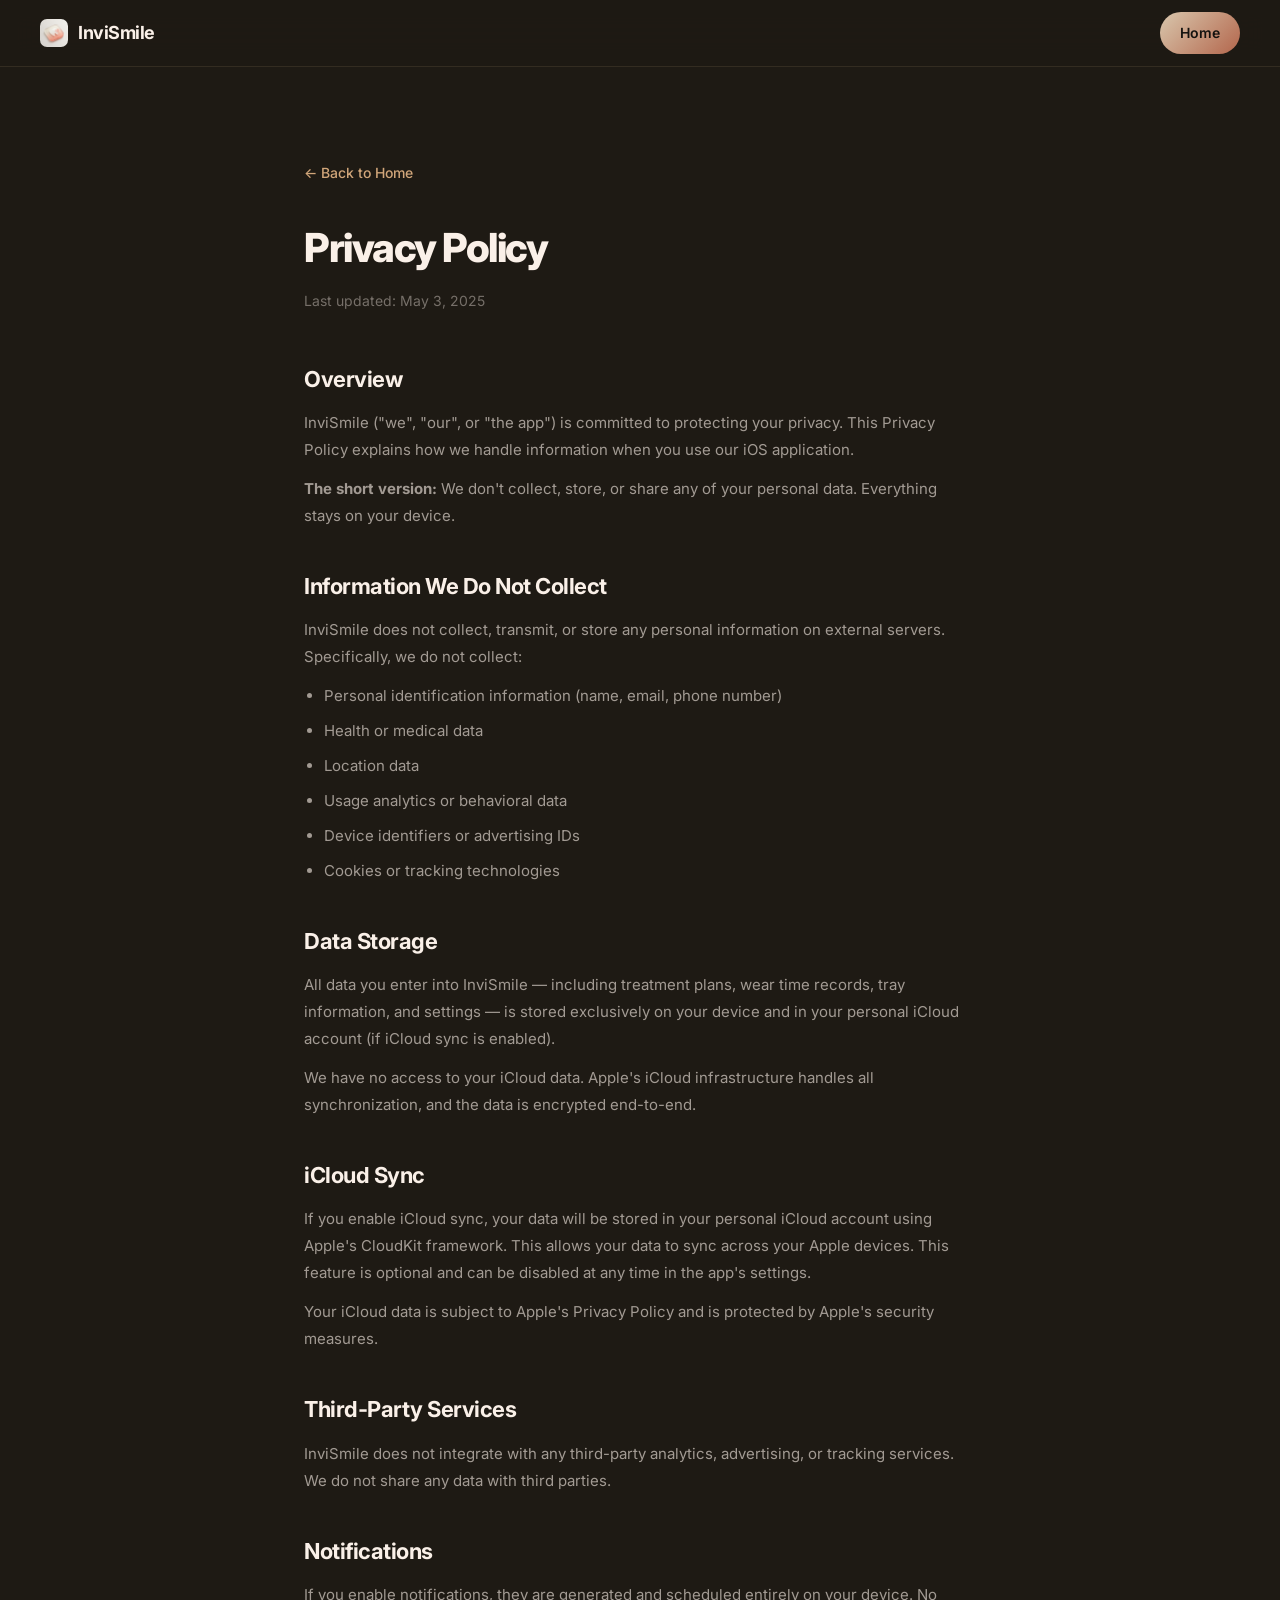
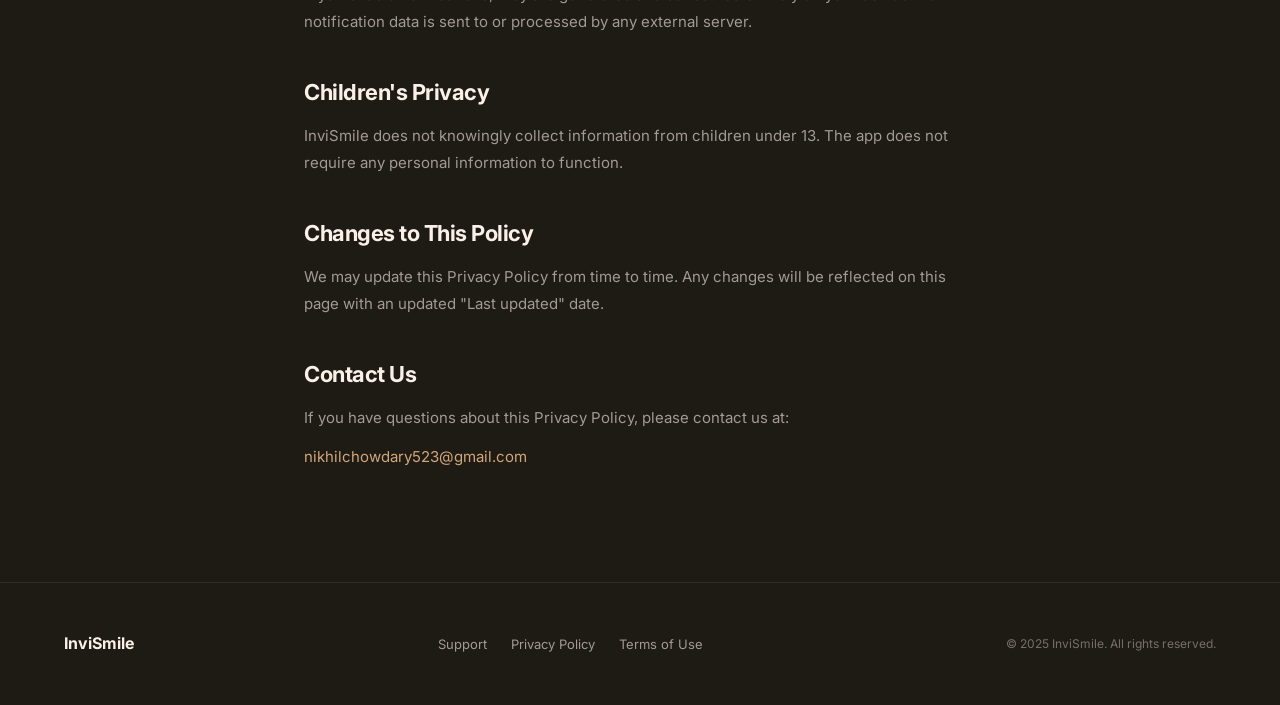
<file: docs/privacy.html>
<!DOCTYPE html>
<html lang="en">
<head>
    <meta charset="UTF-8">
    <meta name="viewport" content="width=device-width, initial-scale=1.0">
    <title>Privacy Policy - InviSmile</title>
    <link rel="preconnect" href="https://fonts.googleapis.com">
    <link rel="preconnect" href="https://fonts.gstatic.com" crossorigin>
    <link href="https://fonts.googleapis.com/css2?family=Inter:wght@300;400;500;600;700;800&display=swap" rel="stylesheet">
    <link rel="stylesheet" href="styles.css">
    <style>
        .legal-content {
            max-width: 720px;
            margin: 0 auto;
            padding: 160px 24px 100px;
        }
        .legal-content h1 {
            font-size: 40px;
            font-weight: 800;
            letter-spacing: -1.5px;
            margin-bottom: 8px;
        }
        .legal-content .last-updated {
            color: var(--text-tertiary);
            font-size: 14px;
            margin-bottom: 48px;
        }
        .legal-content h2 {
            font-size: 22px;
            font-weight: 700;
            margin-top: 40px;
            margin-bottom: 12px;
            letter-spacing: -0.5px;
        }
        .legal-content p, .legal-content li {
            font-size: 15px;
            color: var(--text-secondary);
            line-height: 1.8;
            margin-bottom: 12px;
        }
        .legal-content ul {
            padding-left: 20px;
            list-style: disc;
        }
        .legal-content ul li {
            margin-bottom: 8px;
        }
        .back-link {
            display: inline-flex;
            align-items: center;
            gap: 8px;
            font-size: 14px;
            font-weight: 500;
            color: var(--caramel);
            margin-bottom: 32px;
        }
    </style>
</head>
<body>
    <nav class="nav scrolled" id="nav">
        <div class="nav-inner">
            <a href="index.html" class="nav-logo">
                <img src="app-icon.png" alt="InviSmile" width="28" height="28" style="border-radius:7px;">
                <span>InviSmile</span>
            </a>
            <a href="index.html" class="nav-cta">Home</a>
        </div>
    </nav>

    <div class="legal-content">
        <a href="index.html" class="back-link">&larr; Back to Home</a>
        <h1>Privacy Policy</h1>
        <p class="last-updated">Last updated: May 3, 2025</p>

        <h2>Overview</h2>
        <p>InviSmile ("we", "our", or "the app") is committed to protecting your privacy. This Privacy Policy explains how we handle information when you use our iOS application.</p>
        <p><strong>The short version:</strong> We don't collect, store, or share any of your personal data. Everything stays on your device.</p>

        <h2>Information We Do Not Collect</h2>
        <p>InviSmile does not collect, transmit, or store any personal information on external servers. Specifically, we do not collect:</p>
        <ul>
            <li>Personal identification information (name, email, phone number)</li>
            <li>Health or medical data</li>
            <li>Location data</li>
            <li>Usage analytics or behavioral data</li>
            <li>Device identifiers or advertising IDs</li>
            <li>Cookies or tracking technologies</li>
        </ul>

        <h2>Data Storage</h2>
        <p>All data you enter into InviSmile — including treatment plans, wear time records, tray information, and settings — is stored exclusively on your device and in your personal iCloud account (if iCloud sync is enabled).</p>
        <p>We have no access to your iCloud data. Apple's iCloud infrastructure handles all synchronization, and the data is encrypted end-to-end.</p>

        <h2>iCloud Sync</h2>
        <p>If you enable iCloud sync, your data will be stored in your personal iCloud account using Apple's CloudKit framework. This allows your data to sync across your Apple devices. This feature is optional and can be disabled at any time in the app's settings.</p>
        <p>Your iCloud data is subject to Apple's Privacy Policy and is protected by Apple's security measures.</p>

        <h2>Third-Party Services</h2>
        <p>InviSmile does not integrate with any third-party analytics, advertising, or tracking services. We do not share any data with third parties.</p>

        <h2>Notifications</h2>
        <p>If you enable notifications, they are generated and scheduled entirely on your device. No notification data is sent to or processed by any external server.</p>

        <h2>Children's Privacy</h2>
        <p>InviSmile does not knowingly collect information from children under 13. The app does not require any personal information to function.</p>

        <h2>Changes to This Policy</h2>
        <p>We may update this Privacy Policy from time to time. Any changes will be reflected on this page with an updated "Last updated" date.</p>

        <h2>Contact Us</h2>
        <p>If you have questions about this Privacy Policy, please contact us at:</p>
        <p><a href="mailto:nikhilchowdary523@gmail.com" style="color: var(--caramel);">nikhilchowdary523@gmail.com</a></p>
    </div>

    <footer class="footer">
        <div class="container">
            <div class="footer-inner">
                <div class="footer-brand">
                    <span>InviSmile</span>
                </div>
                <div class="footer-links">
                    <a href="index.html#support">Support</a>
                    <a href="privacy.html">Privacy Policy</a>
                    <a href="terms.html">Terms of Use</a>
                </div>
                <p class="footer-copy">&copy; 2025 InviSmile. All rights reserved.</p>
            </div>
        </div>
    </footer>
</body>
</html>
</file>
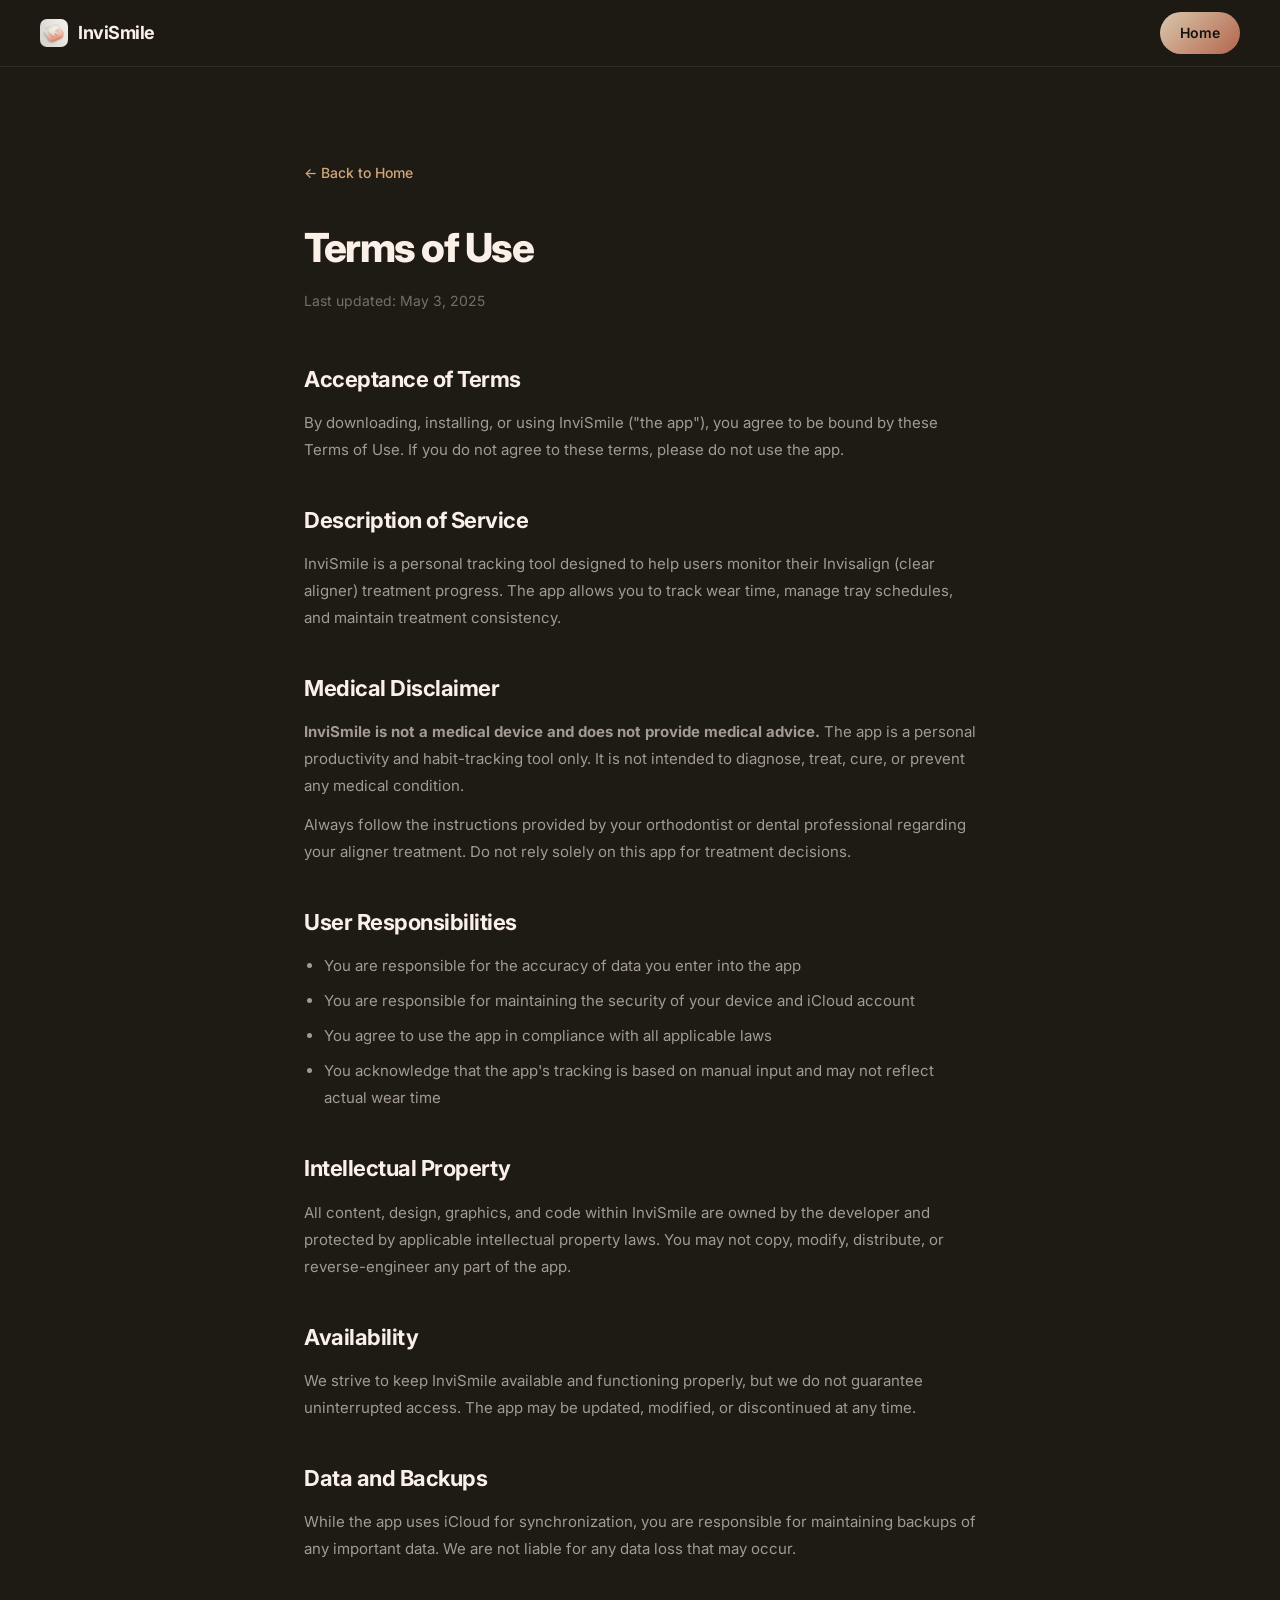
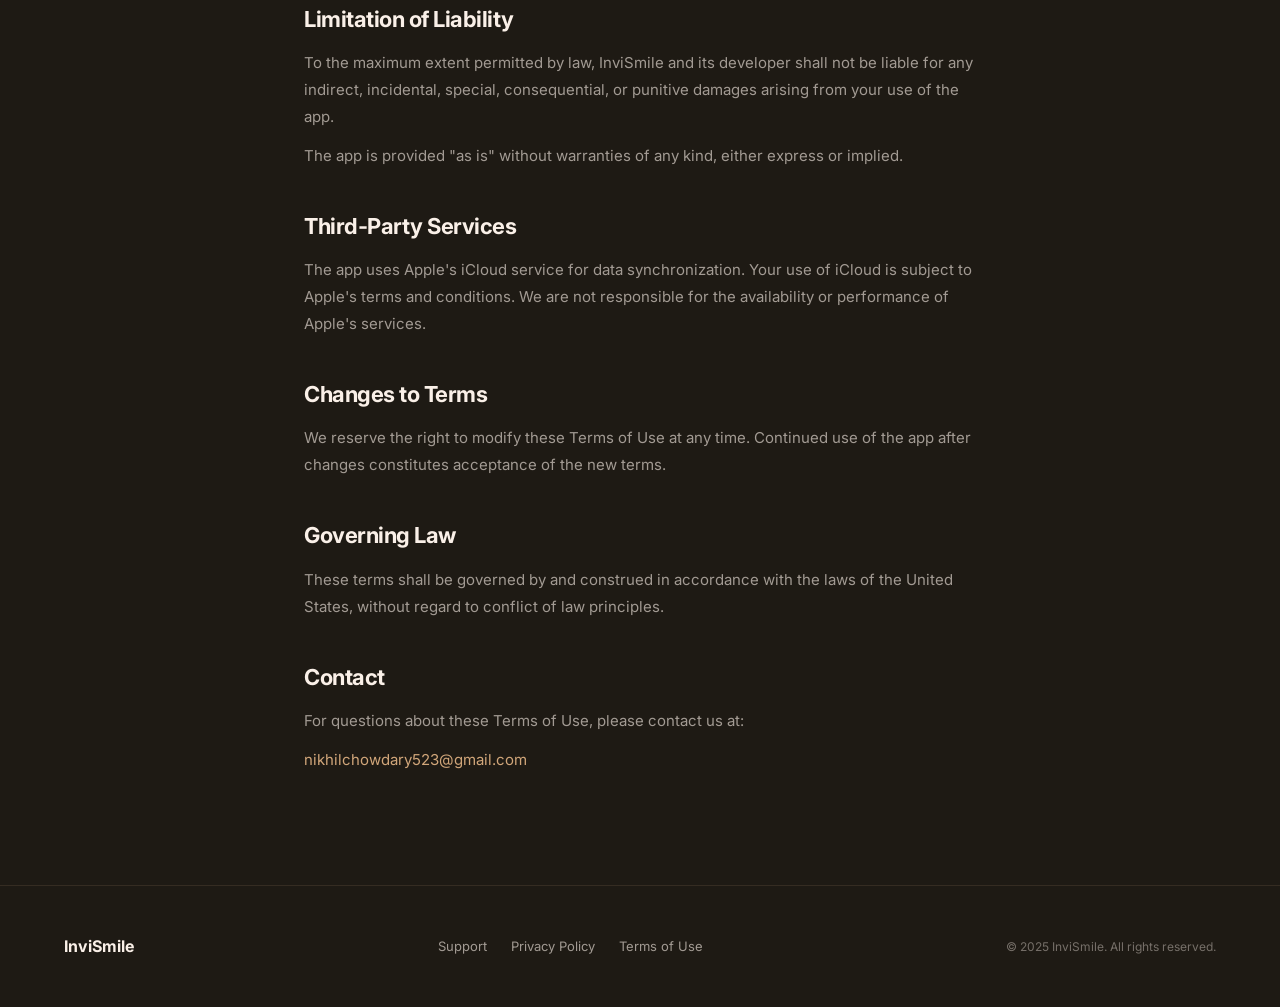
<file: docs/terms.html>
<!DOCTYPE html>
<html lang="en">
<head>
    <meta charset="UTF-8">
    <meta name="viewport" content="width=device-width, initial-scale=1.0">
    <title>Terms of Use - InviSmile</title>
    <link rel="preconnect" href="https://fonts.googleapis.com">
    <link rel="preconnect" href="https://fonts.gstatic.com" crossorigin>
    <link href="https://fonts.googleapis.com/css2?family=Inter:wght@300;400;500;600;700;800&display=swap" rel="stylesheet">
    <link rel="stylesheet" href="styles.css">
    <style>
        .legal-content {
            max-width: 720px;
            margin: 0 auto;
            padding: 160px 24px 100px;
        }
        .legal-content h1 {
            font-size: 40px;
            font-weight: 800;
            letter-spacing: -1.5px;
            margin-bottom: 8px;
        }
        .legal-content .last-updated {
            color: var(--text-tertiary);
            font-size: 14px;
            margin-bottom: 48px;
        }
        .legal-content h2 {
            font-size: 22px;
            font-weight: 700;
            margin-top: 40px;
            margin-bottom: 12px;
            letter-spacing: -0.5px;
        }
        .legal-content p, .legal-content li {
            font-size: 15px;
            color: var(--text-secondary);
            line-height: 1.8;
            margin-bottom: 12px;
        }
        .legal-content ul {
            padding-left: 20px;
            list-style: disc;
        }
        .legal-content ul li {
            margin-bottom: 8px;
        }
        .back-link {
            display: inline-flex;
            align-items: center;
            gap: 8px;
            font-size: 14px;
            font-weight: 500;
            color: var(--caramel);
            margin-bottom: 32px;
        }
    </style>
</head>
<body>
    <nav class="nav scrolled" id="nav">
        <div class="nav-inner">
            <a href="index.html" class="nav-logo">
                <img src="app-icon.png" alt="InviSmile" width="28" height="28" style="border-radius:7px;">
                <span>InviSmile</span>
            </a>
            <a href="index.html" class="nav-cta">Home</a>
        </div>
    </nav>

    <div class="legal-content">
        <a href="index.html" class="back-link">&larr; Back to Home</a>
        <h1>Terms of Use</h1>
        <p class="last-updated">Last updated: May 3, 2025</p>

        <h2>Acceptance of Terms</h2>
        <p>By downloading, installing, or using InviSmile ("the app"), you agree to be bound by these Terms of Use. If you do not agree to these terms, please do not use the app.</p>

        <h2>Description of Service</h2>
        <p>InviSmile is a personal tracking tool designed to help users monitor their Invisalign (clear aligner) treatment progress. The app allows you to track wear time, manage tray schedules, and maintain treatment consistency.</p>

        <h2>Medical Disclaimer</h2>
        <p><strong>InviSmile is not a medical device and does not provide medical advice.</strong> The app is a personal productivity and habit-tracking tool only. It is not intended to diagnose, treat, cure, or prevent any medical condition.</p>
        <p>Always follow the instructions provided by your orthodontist or dental professional regarding your aligner treatment. Do not rely solely on this app for treatment decisions.</p>

        <h2>User Responsibilities</h2>
        <ul>
            <li>You are responsible for the accuracy of data you enter into the app</li>
            <li>You are responsible for maintaining the security of your device and iCloud account</li>
            <li>You agree to use the app in compliance with all applicable laws</li>
            <li>You acknowledge that the app's tracking is based on manual input and may not reflect actual wear time</li>
        </ul>

        <h2>Intellectual Property</h2>
        <p>All content, design, graphics, and code within InviSmile are owned by the developer and protected by applicable intellectual property laws. You may not copy, modify, distribute, or reverse-engineer any part of the app.</p>

        <h2>Availability</h2>
        <p>We strive to keep InviSmile available and functioning properly, but we do not guarantee uninterrupted access. The app may be updated, modified, or discontinued at any time.</p>

        <h2>Data and Backups</h2>
        <p>While the app uses iCloud for synchronization, you are responsible for maintaining backups of any important data. We are not liable for any data loss that may occur.</p>

        <h2>Limitation of Liability</h2>
        <p>To the maximum extent permitted by law, InviSmile and its developer shall not be liable for any indirect, incidental, special, consequential, or punitive damages arising from your use of the app.</p>
        <p>The app is provided "as is" without warranties of any kind, either express or implied.</p>

        <h2>Third-Party Services</h2>
        <p>The app uses Apple's iCloud service for data synchronization. Your use of iCloud is subject to Apple's terms and conditions. We are not responsible for the availability or performance of Apple's services.</p>

        <h2>Changes to Terms</h2>
        <p>We reserve the right to modify these Terms of Use at any time. Continued use of the app after changes constitutes acceptance of the new terms.</p>

        <h2>Governing Law</h2>
        <p>These terms shall be governed by and construed in accordance with the laws of the United States, without regard to conflict of law principles.</p>

        <h2>Contact</h2>
        <p>For questions about these Terms of Use, please contact us at:</p>
        <p><a href="mailto:nikhilchowdary523@gmail.com" style="color: var(--caramel);">nikhilchowdary523@gmail.com</a></p>
    </div>

    <footer class="footer">
        <div class="container">
            <div class="footer-inner">
                <div class="footer-brand">
                    <span>InviSmile</span>
                </div>
                <div class="footer-links">
                    <a href="index.html#support">Support</a>
                    <a href="privacy.html">Privacy Policy</a>
                    <a href="terms.html">Terms of Use</a>
                </div>
                <p class="footer-copy">&copy; 2025 InviSmile. All rights reserved.</p>
            </div>
        </div>
    </footer>
</body>
</html>
</file>
<file: docs/styles.css>
/* ============================================
   InviSmile - Premium Support Website
   Design: Dark mocha, earth tones, glass morphism
   ============================================ */

:root {
    /* Core Palette */
    --bg-primary: #1E1A14;
    --bg-secondary: #14120F;
    --bg-card: #29241F;
    --bg-card-hover: #342E28;

    /* Text */
    --text-primary: #FAF0E8;
    --text-secondary: rgba(250, 240, 232, 0.6);
    --text-tertiary: rgba(250, 240, 232, 0.4);

    /* Accents */
    --oatmeal: #E3D9C6;
    --caramel: #D1A67A;
    --terracotta: #B3664C;
    --success: #1FD173;
    --warning: #F28F21;
    --ios-gold: #D6AB74;
    --ios-gold-soft: #E4B47B;
    --ios-gold-muted: rgba(228, 180, 123, 0.7);
    --ios-card-shell: #312923;
    --ios-card-shell-deep: #2B241F;
    --ios-pill-shell: #3C342E;
    --ios-pill-shell-soft: #433A34;
    --ios-wallpaper-light: #C6E2E8;
    --ios-wallpaper-mid: #6F7E88;
    --ios-wallpaper-deep: #243C8E;

    /* Gradients */
    --gradient-warm: linear-gradient(135deg, #D9C7AD, #B3664C);
    --gradient-dark: linear-gradient(180deg, #1E1A14, #14120F);
    --gradient-card: linear-gradient(145deg, rgba(41, 36, 31, 0.8), rgba(30, 26, 20, 0.6));

    /* Glass */
    --glass-bg: rgba(41, 36, 31, 0.5);
    --glass-border: rgba(180, 148, 118, 0.15);
    --glass-border-hover: rgba(180, 148, 118, 0.3);

    /* Spacing */
    --section-pad: clamp(80px, 12vw, 160px);
    --container-max: 1200px;

    /* Radius */
    --radius-sm: 12px;
    --radius-md: 20px;
    --radius-lg: 28px;
    --radius-xl: 40px;

    /* Transitions */
    --ease-out: cubic-bezier(0.16, 1, 0.3, 1);
    --ease-spring: cubic-bezier(0.34, 1.56, 0.64, 1);
}

/* ============================================
   Reset & Base
   ============================================ */
*, *::before, *::after {
    margin: 0;
    padding: 0;
    box-sizing: border-box;
}

html {
    scroll-behavior: smooth;
    -webkit-font-smoothing: antialiased;
    -moz-osx-font-smoothing: grayscale;
}

body {
    font-family: 'Inter', -apple-system, BlinkMacSystemFont, sans-serif;
    background: var(--bg-primary);
    color: var(--text-primary);
    line-height: 1.6;
    overflow-x: hidden;
}

.container {
    max-width: var(--container-max);
    margin: 0 auto;
    padding: 0 24px;
}

a {
    color: inherit;
    text-decoration: none;
}

ul {
    list-style: none;
}

/* ============================================
   Navigation
   ============================================ */
.nav {
    position: fixed;
    top: 0;
    left: 0;
    right: 0;
    z-index: 1000;
    padding: 16px 24px;
    transition: all 0.4s var(--ease-out);
}

.nav.scrolled {
    background: rgba(30, 26, 20, 0.85);
    backdrop-filter: blur(20px) saturate(180%);
    -webkit-backdrop-filter: blur(20px) saturate(180%);
    border-bottom: 1px solid var(--glass-border);
    padding: 12px 24px;
}

.nav-inner {
    max-width: var(--container-max);
    margin: 0 auto;
    display: flex;
    align-items: center;
    justify-content: space-between;
}

.nav-logo {
    display: flex;
    align-items: center;
    gap: 10px;
    font-weight: 700;
    font-size: 18px;
    letter-spacing: -0.5px;
}

.nav-links {
    display: flex;
    gap: 32px;
}

.nav-links a {
    font-size: 14px;
    font-weight: 500;
    color: var(--text-secondary);
    transition: color 0.3s;
}

.nav-links a:hover {
    color: var(--text-primary);
}

.nav-cta {
    font-size: 14px;
    font-weight: 600;
    padding: 10px 20px;
    border-radius: 100px;
    background: var(--gradient-warm);
    color: var(--bg-secondary);
    transition: transform 0.3s var(--ease-spring), opacity 0.3s;
}

.nav-cta:hover {
    transform: scale(1.05);
    opacity: 0.9;
}

/* ============================================
   Hero
   ============================================ */
.hero {
    position: relative;
    min-height: 100vh;
    display: flex;
    flex-direction: column;
    align-items: center;
    justify-content: center;
    padding: 120px 24px 80px;
    overflow: hidden;
}

.hero-bg {
    position: absolute;
    inset: 0;
    z-index: 0;
}

#particleCanvas {
    position: absolute;
    inset: 0;
    width: 100%;
    height: 100%;
    opacity: 0.4;
}

.hero-gradient {
    position: absolute;
    inset: 0;
    background: radial-gradient(ellipse at 50% 30%, rgba(209, 166, 122, 0.08) 0%, transparent 60%),
                radial-gradient(ellipse at 80% 80%, rgba(179, 102, 76, 0.05) 0%, transparent 40%);
}

.hero-content {
    position: relative;
    z-index: 1;
    text-align: center;
    max-width: 800px;
}

.hero-badge {
    display: inline-flex;
    align-items: center;
    gap: 8px;
    padding: 8px 16px;
    border-radius: 100px;
    background: var(--glass-bg);
    border: 1px solid var(--glass-border);
    font-size: 13px;
    font-weight: 500;
    color: var(--text-secondary);
    margin-bottom: 32px;
}

.badge-dot {
    width: 6px;
    height: 6px;
    border-radius: 50%;
    background: var(--success);
    animation: pulse 2s ease-in-out infinite;
}

@keyframes pulse {
    0%, 100% { opacity: 1; transform: scale(1); }
    50% { opacity: 0.5; transform: scale(0.8); }
}

.hero-title {
    font-size: clamp(48px, 8vw, 80px);
    font-weight: 800;
    line-height: 1.05;
    letter-spacing: -3px;
    margin-bottom: 24px;
}

.gradient-text {
    background: var(--gradient-warm);
    -webkit-background-clip: text;
    -webkit-text-fill-color: transparent;
    background-clip: text;
}

.hero-subtitle {
    font-size: clamp(16px, 2vw, 20px);
    color: var(--text-secondary);
    max-width: 560px;
    margin: 0 auto 40px;
    line-height: 1.6;
    font-weight: 400;
}

.hero-ctas {
    display: flex;
    gap: 16px;
    justify-content: center;
    flex-wrap: wrap;
}

.btn {
    display: inline-flex;
    align-items: center;
    gap: 10px;
    padding: 16px 28px;
    border-radius: 100px;
    font-size: 15px;
    font-weight: 600;
    transition: all 0.3s var(--ease-spring);
    cursor: pointer;
}

.btn-primary {
    background: var(--gradient-warm);
    color: var(--bg-secondary);
}

.btn-primary:hover {
    transform: translateY(-2px) scale(1.02);
    box-shadow: 0 20px 40px rgba(179, 102, 76, 0.3);
}

.btn-ghost {
    background: var(--glass-bg);
    border: 1px solid var(--glass-border);
    color: var(--text-primary);
}

.btn-ghost:hover {
    border-color: var(--glass-border-hover);
    background: var(--bg-card);
    transform: translateY(-2px);
}

/* Bento Floating UI Mockups */
.hero-bento-floating {
    position: relative;
    z-index: 1;
    margin-top: 64px;
    display: grid;
    grid-template-columns: 1fr 140px 320px 320px;
    gap: 16px;
    width: 100%;
    max-width: 1200px;
    animation: floatBobGroup 8s ease-in-out infinite;
}

.bento-card {
    position: relative;
    border-radius: var(--radius-md);
    background: #29241F; /* Color(red: 0.16, green: 0.14, blue: 0.12) */
    border: 1px solid rgba(255, 255, 255, 0.06);
    box-shadow: 0 40px 80px rgba(0, 0, 0, 0.4);
    transition: transform 0.1s ease-out; /* for tilt */
    will-change: transform;
}

/* Card 1: Activity Rings */
.rings-card {
    grid-column: 1 / 3;
    grid-row: 1;
    padding: 24px;
    display: flex;
    flex-direction: column;
    justify-content: center;
}

.rc-main-content {
    display: flex;
    align-items: center;
    justify-content: flex-start;
    gap: 32px;
}

.glow-rings {
    filter: drop-shadow(0 0 24px rgba(227, 217, 199, 0.15));
}

.bc-rings-container {
    display: flex;
    justify-content: flex-start;
}

.bc-rings {
    width: 140px;
    height: 140px;
}

.bc-track { fill: none; stroke-width: 10; }

.bc-progress { 
    fill: none; 
    stroke-width: 10; 
    stroke-linecap: round; 
    --dash-array: calc(2 * 3.14159 * var(--r, 48));
    stroke-dasharray: var(--dash-array);
    stroke-dashoffset: var(--dash-array);
    transform: rotate(-90deg);
    transform-origin: center;
}

.bc-wear-track { stroke: rgba(227, 217, 199, 0.1); }
.bc-streak-track { stroke: rgba(209, 166, 122, 0.1); }
.bc-life-track { stroke: rgba(179, 102, 77, 0.1); }

.bc-wear { stroke: var(--oatmeal); --r: 48; }
.bc-streak { stroke: var(--caramel); --r: 34; }
.bc-life { stroke: var(--terracotta); --r: 20; }

.rc-stats-vertical {
    display: flex;
    flex-direction: column;
    gap: 16px;
}

.rcv-stat {
    display: flex;
    flex-direction: column;
    gap: 4px;
}

.rcv-lbl-row {
    display: flex;
    align-items: center;
    gap: 8px;
}

.rcv-dot {
    width: 10px;
    height: 10px;
    border-radius: 50%;
}
.dot-wear { background: var(--oatmeal); }
.dot-streak { background: var(--caramel); }
.dot-life { background: var(--terracotta); }

.rcv-lbl {
    font-size: 13px;
    font-weight: 600;
    color: var(--text-tertiary);
}

.rcv-val {
    font-size: 20px;
    font-weight: 700;
    color: var(--oatmeal);
}
.rcv-val.caramel { color: var(--caramel); }
.rcv-val.terracotta { color: var(--terracotta); }

.rc-footer {
    display: flex;
    justify-content: space-between;
    align-items: center;
    margin-top: 24px;
}

.rc-status-warning {
    display: flex;
    align-items: center;
    gap: 6px;
    font-size: 13px;
    font-weight: 600;
    color: var(--caramel);
}

.bc-tray-info {
    font-size: 11px;
    font-weight: 500;
    color: var(--text-tertiary);
}

/* Card 2: Active Session */
.active-session-card {
    grid-column: 1 / 2;
    grid-row: 2;
    padding: 18px;
}

.ios-preview-surface {
    position: relative;
    overflow: hidden;
    border-radius: 0;
    border: none;
    background: transparent;
    box-shadow: none;
}

.ios-preview-surface::before {
    content: none;
}

.ios-preview-surface--hero {
    min-height: 252px;
    padding: 0;
    display: flex;
    flex-direction: column;
    justify-content: space-between;
    gap: 16px;
}

.ios-preview-surface--island {
    width: min(430px, 100%);
    min-height: auto;
    padding: 0;
    display: flex;
    align-items: flex-start;
    justify-content: center;
}

.ios-preview-surface--live {
    width: min(560px, 100%);
    min-height: auto;
    padding: 0;
    display: flex;
    align-items: center;
    justify-content: center;
}

.dynamic-island {
    position: relative;
    z-index: 1;
    width: min(390px, calc(100% - 8px));
    min-height: 64px;
    padding: 0 26px 0 20px;
    border-radius: 999px;
    background: #050505;
    display: flex;
    align-items: center;
    justify-content: space-between;
    box-shadow:
        inset 0 1px 0 rgba(255, 255, 255, 0.02),
        0 12px 26px rgba(0, 0, 0, 0.42);
}

.dynamic-island--hero {
    width: 100%;
}

.dynamic-island__left {
    display: flex;
    align-items: center;
}

.dynamic-island__timer {
    font-family: -apple-system, BlinkMacSystemFont, "SF Pro Display", "Inter", sans-serif;
    font-size: 19px;
    font-weight: 700;
    line-height: 1;
    letter-spacing: -0.04em;
    color: var(--ios-gold-soft);
    font-variant-numeric: tabular-nums;
}

.utensil-mark {
    color: var(--ios-gold);
    display: flex;
    align-items: center;
    justify-content: center;
    flex-shrink: 0;
}

.utensil-mark--island {
    width: 19px;
    height: 19px;
}

.utensil-mark--card {
    width: 34px;
    height: 34px;
}

.utensil-mark svg {
    width: 100%;
    height: 100%;
}

.live-activity-card {
    position: relative;
    z-index: 1;
    width: min(530px, 100%);
    padding: 28px 28px 26px;
    border-radius: 34px;
    background: linear-gradient(180deg, rgba(50, 42, 36, 0.98), rgba(44, 37, 31, 0.98));
    border: 1px solid rgba(255, 255, 255, 0.08);
    box-shadow:
        0 24px 48px rgba(17, 12, 8, 0.38),
        inset 0 1px 0 rgba(255, 255, 255, 0.04);
}

.live-activity-card--hero {
    width: 100%;
    margin-top: auto;
}

.live-activity-card__header {
    display: flex;
    align-items: flex-start;
    justify-content: space-between;
    gap: 18px;
}

.live-activity-card__identity {
    display: flex;
    align-items: flex-start;
    gap: 16px;
    min-width: 0;
}

.live-activity-card__copy {
    display: flex;
    flex-direction: column;
    gap: 4px;
    min-width: 0;
}

.live-activity-card__title {
    font-family: -apple-system, BlinkMacSystemFont, "SF Pro Display", "Inter", sans-serif;
    font-size: 22px;
    font-weight: 700;
    line-height: 1.08;
    letter-spacing: -0.04em;
    color: #F5F1EB;
}

.live-activity-card__subtitle {
    font-family: -apple-system, BlinkMacSystemFont, "SF Pro Text", "Inter", sans-serif;
    font-size: 15px;
    font-weight: 600;
    line-height: 1.1;
    color: rgba(245, 241, 235, 0.42);
}

.live-activity-card__close {
    width: 52px;
    height: 52px;
    border: none;
    border-radius: 50%;
    padding: 0;
    background: var(--ios-gold-soft);
    color: #201710;
    display: flex;
    align-items: center;
    justify-content: center;
    box-shadow: 0 10px 24px rgba(26, 17, 10, 0.22);
    cursor: default;
    flex-shrink: 0;
}

.live-activity-card__close svg {
    width: 20px;
    height: 20px;
}

.live-activity-card__timer-pill {
    margin-top: 22px;
    display: grid;
    grid-template-columns: auto 1fr auto;
    align-items: center;
    gap: 18px;
    min-height: 88px;
    padding: 0 28px;
    border-radius: 999px;
    background: linear-gradient(180deg, rgba(66, 57, 50, 0.92), rgba(57, 49, 43, 0.96));
    border: 1px solid rgba(255, 255, 255, 0.08);
    box-shadow:
        inset 0 1px 0 rgba(255, 255, 255, 0.03),
        0 10px 22px rgba(17, 12, 8, 0.2);
}

.live-activity-card__dot {
    width: 12px;
    height: 12px;
    border-radius: 50%;
    background: #DBAE74;
    box-shadow: 0 0 16px rgba(219, 174, 116, 0.95);
}

.live-activity-card__timer {
    font-family: -apple-system, BlinkMacSystemFont, "SF Pro Display", "Inter", sans-serif;
    font-size: clamp(40px, 5vw, 50px);
    font-weight: 700;
    line-height: 1;
    letter-spacing: -0.06em;
    color: #F5F1EB;
    font-variant-numeric: tabular-nums;
}

.live-activity-card__badge {
    padding: 7px 13px 8px;
    border-radius: 999px;
    background: rgba(125, 101, 74, 0.4);
    color: var(--ios-gold-soft);
    font-family: -apple-system, BlinkMacSystemFont, "SF Pro Text", "Inter", sans-serif;
    font-size: 13px;
    font-weight: 800;
    letter-spacing: 0.22em;
    line-height: 1;
}

/* Card 3: Stats Stack */
.stat-stack {
    grid-column: 2 / 3;
    grid-row: 2;
    display: flex;
    flex-direction: column;
    gap: 16px;
}

.mini-stat {
    padding: 16px;
    display: flex;
    flex-direction: column;
    justify-content: center;
    gap: 4px;
    background: #1C1917;
    flex: 1;
}

.ms-val {
    font-size: 18px;
    font-weight: 800;
}
.ms-val.oatmeal { color: var(--oatmeal); }
.ms-val.caramel { color: var(--caramel); }
.ms-val.white { color: #fff; }

.ms-lbl {
    font-size: 12px;
    font-weight: 600;
    color: var(--text-tertiary);
}

/* Card 4: Chart Card (Wear) */
.chart-card {
    grid-column: 3 / 4;
    grid-row: 1 / 3;
    padding: 24px;
    display: flex;
    flex-direction: column;
    gap: 24px;
    background: #1C1917;
    overflow-y: auto;
    max-height: 600px;
    -ms-overflow-style: none;  /* IE and Edge */
    scrollbar-width: none;  /* Firefox */
}
.chart-card::-webkit-scrollbar {
    display: none;
}

/* Card 5: Removal Chart Card */
.removal-chart-card {
    grid-column: 4 / 5;
    grid-row: 1 / 3;
    padding: 24px;
    display: flex;
    flex-direction: column;
    gap: 24px;
    background: #1C1917;
    overflow-y: auto;
    max-height: 600px;
    -ms-overflow-style: none;
    scrollbar-width: none;
}
.removal-chart-card::-webkit-scrollbar {
    display: none;
}

/* Calendar Top Bar */
.calendar-top-bar {
    display: flex;
    justify-content: space-between;
    align-items: center;
}
.ct-date {
    font-size: 20px;
    font-weight: 700;
    color: #fff;
    letter-spacing: -0.5px;
}
.ct-btn {
    width: 32px;
    height: 32px;
    border-radius: 8px;
    background: rgba(255, 255, 255, 0.08);
    border: none;
    color: #fff;
    display: flex;
    align-items: center;
    justify-content: center;
    cursor: pointer;
}

/* Week Strip */
.calendar-week-strip {
    display: flex;
    justify-content: space-between;
}
.cws-day {
    display: flex;
    flex-direction: column;
    align-items: center;
    gap: 8px;
    padding: 8px 4px;
    border-radius: 12px;
}
.cws-day.active {
    background: rgba(255, 255, 255, 0.06);
}
.cws-label {
    font-size: 11px;
    font-weight: 700;
    color: var(--text-tertiary);
}
.cws-ring {
    width: 24px;
    height: 24px;
}

/* Hero Rings */
.calendar-hero-rings {
    display: flex;
    justify-content: center;
    margin: 16px 0;
}
.chr-svg {
    width: 180px;
    height: 180px;
    filter: drop-shadow(0 0 40px rgba(227, 217, 199, 0.15));
}

/* Removal Breakdown */
.calendar-removal-breakdown {
    display: flex;
    flex-direction: column;
    gap: 12px;
}
.crb-title {
    font-size: 11px;
    font-weight: 700;
    color: var(--text-tertiary);
    letter-spacing: 1px;
    margin-bottom: 8px;
}
.crb-item {
    display: flex;
    align-items: center;
    padding: 16px;
    background: rgba(255, 255, 255, 0.03);
    border-radius: 16px;
    border: 1px solid rgba(255, 255, 255, 0.05);
}
.crb-icon {
    width: 40px;
    height: 40px;
    border-radius: 12px;
    background: rgba(179, 102, 77, 0.1);
    color: var(--terracotta);
    display: flex;
    align-items: center;
    justify-content: center;
    margin-right: 16px;
}
.crb-info {
    flex-grow: 1;
}
.crb-name {
    font-size: 15px;
    font-weight: 600;
    color: #fff;
    margin-bottom: 4px;
}
.crb-meta {
    font-size: 12px;
    font-weight: 500;
    color: var(--text-tertiary);
}
.crb-duration {
    font-size: 16px;
    font-weight: 700;
}
.crb-duration.terracotta {
    color: var(--terracotta);
}
.stat-section {
    display: flex;
    flex-direction: column;
}
.mt-24 {
    margin-top: 24px;
}
.stat-title {
    font-size: 16px;
    font-weight: 700;
    color: #fff;
    margin-bottom: 4px;
}
.stat-value {
    font-size: 28px;
    font-weight: 700;
    margin-bottom: 16px;
    letter-spacing: -0.5px;
}
.stat-value .oatmeal { color: var(--oatmeal); }
.stat-value .oatmeal-dim { color: rgba(227, 217, 199, 0.4); }
.stat-value .terracotta { color: var(--terracotta); }

.chart-area {
    position: relative;
    display: flex;
    flex-direction: column;
}
.chart-y-label {
    font-size: 9px;
    font-weight: 600;
    color: var(--text-tertiary);
    margin-bottom: 4px;
    letter-spacing: 0.5px;
}
.chart-dashed-line {
    width: 100%;
    height: 1px;
    border-top: 1px dashed rgba(255, 255, 255, 0.15);
}
.chart-bars {
    display: flex;
    align-items: flex-end;
    gap: 2px;
    height: 60px;
    margin: 8px 0;
}
.c-bar {
    flex: 1;
    border-radius: 2px;
}
.c-bar.wear-bar { background: var(--oatmeal); }
.c-bar.removal-bar { background: var(--terracotta); }
.c-bar.empty { background: transparent; }

.chart-x-axis {
    display: flex;
    justify-content: space-between;
    font-size: 9px;
    font-weight: 500;
    color: var(--text-tertiary);
    margin-bottom: 8px;
}
.chart-total {
    font-size: 10px;
    font-weight: 700;
    text-transform: uppercase;
    letter-spacing: 0.5px;
    margin-bottom: 16px;
}
.chart-total.oatmeal-dim { color: rgba(227, 217, 199, 0.8); }
.chart-total.terracotta { color: var(--terracotta); }

@keyframes floatBobGroup {
    0%, 100% { transform: translateY(0); }
    50% { transform: translateY(-12px); }
}

/* Scroll Indicator */
.hero-scroll-indicator {
    position: absolute;
    bottom: 32px;
    left: 50%;
    transform: translateX(-50%);
}

.scroll-line {
    width: 1px;
    height: 48px;
    background: linear-gradient(to bottom, var(--caramel), transparent);
    animation: scrollPulse 2s ease-in-out infinite;
}

@keyframes scrollPulse {
    0%, 100% { opacity: 1; transform: scaleY(1); }
    50% { opacity: 0.3; transform: scaleY(0.6); }
}

/* ============================================
   Sections Shared
   ============================================ */
.section-header {
    text-align: center;
    margin-bottom: 64px;
}

.section-tag {
    display: inline-block;
    font-size: 13px;
    font-weight: 600;
    color: var(--caramel);
    text-transform: uppercase;
    letter-spacing: 2px;
    margin-bottom: 16px;
}

.section-title {
    font-size: clamp(36px, 5vw, 56px);
    font-weight: 800;
    letter-spacing: -2px;
    line-height: 1.1;
    margin-bottom: 16px;
}

.section-desc {
    font-size: 18px;
    color: var(--text-secondary);
    max-width: 560px;
    margin: 0 auto;
    line-height: 1.6;
}

/* ============================================
   Features
   ============================================ */
.features {
    padding: var(--section-pad) 0;
    position: relative;
}

.features::before {
    content: '';
    position: absolute;
    top: 0;
    left: 50%;
    transform: translateX(-50%);
    width: 600px;
    height: 600px;
    border-radius: 50%;
    background: radial-gradient(circle, rgba(209, 166, 122, 0.04) 0%, transparent 70%);
    pointer-events: none;
}

.features-grid {
    display: grid;
    grid-template-columns: repeat(3, 1fr);
    gap: 20px;
}

.feature-card {
    padding: 32px;
    border-radius: var(--radius-lg);
    background: var(--gradient-card);
    border: 1px solid var(--glass-border);
    transition: all 0.4s var(--ease-out);
    position: relative;
    overflow: hidden;
}

.feature-card::before {
    content: '';
    position: absolute;
    inset: 0;
    border-radius: inherit;
    background: radial-gradient(circle at 50% 0%, rgba(209, 166, 122, 0.06) 0%, transparent 60%);
    opacity: 0;
    transition: opacity 0.4s;
}

.feature-card:hover {
    border-color: var(--glass-border-hover);
    transform: translateY(-4px);
    box-shadow: 0 20px 60px rgba(0, 0, 0, 0.3);
}

.feature-card:hover::before {
    opacity: 1;
}

.feature-large {
    grid-column: span 3;
    display: grid;
    grid-template-columns: 1fr 1fr;
    gap: 40px;
    align-items: center;
    padding: 48px;
}

/* ============================================
   Feature UI Mockups
   ============================================ */
.feature-ui-mockup {
    background: rgba(255, 255, 255, 0.03);
    border-radius: 16px;
    border: 1px solid rgba(255, 255, 255, 0.05);
    margin-bottom: 24px;
    display: flex;
    align-items: center;
    justify-content: center;
    overflow: hidden;
    position: relative;
    padding: 20px;
}

/* Card 1: Activity Rings (uses bc-* classes from Bento) */
.rings-mockup {
    background: transparent;
    border: none;
    padding: 0;
    margin-bottom: 0;
    flex-direction: column;
}

/* Card 2: Smart Timer */
.timer-mockup {
    height: 280px;
    display: flex;
    flex-direction: column;
    align-items: center;
    justify-content: center;
    gap: 16px;
    padding: 20px 16px;
    background: #1C1917; /* Dark mocha background */
}

.tm-pill {
    display: flex;
    align-items: center;
    gap: 8px;
    padding: 8px 16px;
    background: rgba(209, 166, 122, 0.15); /* Caramel tint */
    border-radius: 20px;
    color: var(--caramel);
    font-size: 13px;
    font-weight: 700;
}

.timer-ring-container {
    position: relative;
    width: 130px;
    height: 130px;
    display: flex;
    align-items: center;
    justify-content: center;
}

.timer-ring {
    position: absolute;
    inset: 0;
    width: 100%;
    height: 100%;
    transform: rotate(-90deg);
}

.tr-track {
    fill: none;
    stroke: rgba(227, 217, 199, 0.08);
    stroke-width: 6;
}

.tr-progress {
    fill: none;
    stroke: var(--caramel);
    stroke-width: 6;
    stroke-linecap: round;
    stroke-dasharray: calc(2 * 3.14159 * 46);
    stroke-dashoffset: calc(2 * 3.14159 * 46 * (1 - var(--progress)));
    animation: pulseGlow 2s infinite alternate;
}

.timer-center-info {
    display: flex;
    flex-direction: column;
    align-items: center;
    justify-content: center;
    gap: 2px;
    z-index: 1;
}

.tm-time {
    font-size: 26px;
    font-weight: 500;
    color: #fff;
    letter-spacing: 1px;
}

.tm-label {
    font-size: 10px;
    font-weight: 600;
    color: var(--text-tertiary);
}

.tm-stats {
    display: flex;
    width: 100%;
    background: rgba(255, 255, 255, 0.03);
    border-radius: 12px;
    padding: 16px 0;
    margin-top: auto;
}

.tm-stat {
    flex: 1;
    display: flex;
    flex-direction: column;
    align-items: center;
    gap: 4px;
}

.tm-stat.border-sides {
    border-left: 1px solid rgba(255, 255, 255, 0.08);
    border-right: 1px solid rgba(255, 255, 255, 0.08);
}

.tms-val {
    font-size: 16px;
    font-weight: 700;
    color: #fff;
}

.tms-lbl {
    font-size: 10px;
    font-weight: 600;
    color: var(--text-tertiary);
}

@keyframes pulseGlow {
    from { filter: drop-shadow(0 0 4px rgba(209, 166, 122, 0.4)); }
    to { filter: drop-shadow(0 0 16px rgba(209, 166, 122, 0.8)); }
}

/* Card 3: Compliance Calendar */
.week-mockup {
    height: 140px;
}
.week-strip {
    display: flex;
    gap: 8px;
}
.ws-day {
    display: flex;
    flex-direction: column;
    align-items: center;
    gap: 6px;
    padding: 8px 4px;
    border-radius: 20px;
}
.ws-day.active {
    background: rgba(255, 255, 255, 0.1);
}
.ws-lbl {
    font-size: 10px;
    font-weight: 700;
    color: var(--text-tertiary);
}
.ws-dot {
    width: 6px;
    height: 6px;
    border-radius: 50%;
}
.ws-dot.pass { background: var(--success); }
.ws-dot.warn { background: var(--caramel); }
.ws-dot.empty { background: rgba(255, 255, 255, 0.1); }

/* Card 4: Tray Management */
.tray-mockup {
    height: 140px;
    flex-direction: column;
    align-items: flex-start;
    gap: 12px;
}
.tm-header {
    display: flex;
    justify-content: space-between;
    width: 100%;
    font-size: 12px;
    font-weight: 700;
}
.tm-title { color: #fff; }
.tm-day .amber { color: var(--caramel); }
.tm-day .amber-dim { color: rgba(209, 166, 122, 0.5); }
.tm-bar-container {
    width: 100%;
    height: 6px;
    border-radius: 4px;
    background: rgba(209, 166, 122, 0.2);
}
.tm-bar-fill {
    height: 100%;
    border-radius: 4px;
    background: var(--caramel);
    box-shadow: 0 0 8px rgba(209, 166, 122, 0.6);
}

/* Card 5: Smart Reminders */
.notification-mockup {
    height: 140px;
}
.notif-bubble {
    background: rgba(20, 18, 15, 0.8);
    backdrop-filter: blur(10px);
    border: 1px solid rgba(255, 255, 255, 0.1);
    border-radius: 16px;
    padding: 12px 16px;
    width: 100%;
    max-width: 240px;
    animation: slideDown 4s ease-in-out infinite;
}
.notif-header {
    display: flex;
    align-items: center;
    gap: 6px;
    margin-bottom: 6px;
}
.notif-icon {
    width: 16px;
    height: 16px;
    background: linear-gradient(135deg, #FFF1E6, #D1A67A);
    border-radius: 4px;
}
.notif-app {
    font-size: 11px;
    font-weight: 600;
    color: rgba(255, 255, 255, 0.6);
    flex-grow: 1;
}
.notif-time {
    font-size: 10px;
    color: rgba(255, 255, 255, 0.4);
}
.notif-body {
    display: flex;
    flex-direction: column;
    gap: 2px;
}
.notif-title {
    font-size: 13px;
    font-weight: 700;
    color: #fff;
}
.notif-text {
    font-size: 12px;
    color: rgba(255, 255, 255, 0.7);
}

@keyframes slideDown {
    0%, 100% { transform: translateY(-10px); opacity: 0.5; }
    10%, 90% { transform: translateY(0); opacity: 1; }
}

/* Card 6: iCloud Sync */
.sync-mockup {
    height: 140px;
}
.sync-pill {
    display: flex;
    align-items: center;
    gap: 8px;
    padding: 8px 16px;
    border-radius: 100px;
    background: rgba(31, 209, 115, 0.1);
    border: 1px solid rgba(31, 209, 115, 0.2);
    color: var(--success);
    font-size: 12px;
    font-weight: 600;
    animation: floatBobGroup 4s ease-in-out infinite;
}

/* Card 7: Monthly History */
.month-mockup {
    height: 140px;
}
.month-grid {
    display: flex;
    gap: 16px;
    align-items: center;
}
.mg-day {
    display: flex;
    flex-direction: column;
    align-items: center;
    gap: 8px;
}
.mg-date {
    font-size: 11px;
    font-weight: 600;
    color: var(--text-primary);
}
.mg-day.today .mg-date {
    background: #fff;
    color: #000;
    width: 18px;
    height: 18px;
    display: flex;
    align-items: center;
    justify-content: center;
    border-radius: 50%;
}
.mg-day.future {
    opacity: 0.3;
}
.mg-rings {
    width: 28px;
    height: 28px;
    position: relative;
    background: rgba(255, 255, 255, 0.05);
    border-radius: 50%;
}
.mg-ring {
    position: absolute;
    border-radius: 50%;
    border: 2px solid transparent;
}
.mg-ring.wear {
    inset: 0;
    border-top-color: var(--oatmeal);
    border-right-color: var(--oatmeal);
    border-bottom-color: var(--oatmeal);
    border-left-color: var(--oatmeal);
}
.mg-ring.streak {
    inset: 4px;
    border-top-color: var(--caramel);
    border-right-color: var(--caramel);
    border-bottom-color: var(--caramel);
    border-left-color: var(--caramel);
}
.mg-ring.life {
    inset: 8px;
    border-top-color: var(--terracotta);
    border-right-color: var(--terracotta);
    border-bottom-color: var(--terracotta);
    border-left-color: var(--terracotta);
}
.mg-dot {
    position: absolute;
    top: -2px;
    right: -2px;
    width: 8px;
    height: 8px;
    border-radius: 50%;
    border: 2px solid #1a1a1a;
}
.mg-dot.pass { background: var(--success); }
.mg-dot.warn { background: var(--caramel); }

/* ============================================
   Experience
   ============================================ */
.experience {
    padding: var(--section-pad) 0;
}

.experience-showcase {
    display: flex;
    flex-direction: column;
    gap: 100px;
}

.showcase-item {
    display: grid;
    grid-template-columns: 1fr 1fr;
    gap: 60px;
    align-items: center;
}

.showcase-item.reverse {
    direction: rtl;
}

.showcase-item.reverse > * {
    direction: ltr;
}

.glass-card {
    border-radius: var(--radius-lg);
    background: var(--gradient-card);
    border: 1px solid var(--glass-border);
    padding: 3px;
    box-shadow: 0 40px 80px rgba(0, 0, 0, 0.3);
}

.glass-inner {
    border-radius: calc(var(--radius-lg) - 3px);
    background: var(--bg-card);
    padding: 40px;
    display: flex;
    justify-content: center;
}

/* Timer Demo */
.timer-demo {
    display: flex;
    flex-direction: column;
    align-items: center;
    gap: 16px;
}

.timer-ring-outer {
    position: relative;
    width: 120px;
    height: 120px;
}

.timer-ring-outer svg {
    width: 100%;
    height: 100%;
}

.timer-track {
    fill: none;
    stroke: rgba(242, 143, 33, 0.15);
    stroke-width: 6;
}

.timer-progress {
    fill: none;
    stroke: var(--warning);
    stroke-width: 6;
    stroke-linecap: round;
    stroke-dasharray: 327;
    stroke-dashoffset: 245;
    transform: rotate(-90deg);
    transform-origin: center;
    animation: timerSpin 10s linear infinite;
}

@keyframes timerSpin {
    to { stroke-dashoffset: 0; }
}

.timer-time {
    position: absolute;
    inset: 0;
    display: flex;
    align-items: center;
    justify-content: center;
    font-size: 24px;
    font-weight: 800;
    font-variant-numeric: tabular-nums;
    letter-spacing: -1px;
}

.timer-label {
    font-size: 13px;
    color: var(--text-secondary);
    font-weight: 500;
}

.timer-pills {
    display: flex;
    gap: 8px;
}

.timer-pill {
    padding: 6px 12px;
    border-radius: 100px;
    font-size: 12px;
    font-weight: 600;
    background: var(--glass-bg);
    border: 1px solid var(--glass-border);
    color: var(--text-secondary);
}

.timer-pill.active {
    background: rgba(242, 143, 33, 0.15);
    border-color: rgba(242, 143, 33, 0.3);
    color: var(--warning);
}

/* Streak Demo */
.streak-demo {
    display: flex;
    flex-direction: column;
    align-items: center;
    gap: 12px;
}

.streak-number {
    font-size: 64px;
    font-weight: 900;
    letter-spacing: -3px;
    background: var(--gradient-warm);
    -webkit-background-clip: text;
    -webkit-text-fill-color: transparent;
    background-clip: text;
}

.streak-label {
    font-size: 16px;
    color: var(--text-secondary);
    font-weight: 500;
}

.streak-dots {
    display: flex;
    gap: 8px;
    margin-top: 8px;
}

.dot {
    width: 10px;
    height: 10px;
    border-radius: 50%;
    background: var(--bg-primary);
    border: 2px solid var(--glass-border);
}

.dot.filled {
    background: var(--caramel);
    border-color: var(--caramel);
}

.streak-bar {
    width: 100%;
    height: 6px;
    border-radius: 3px;
    background: rgba(180, 148, 118, 0.1);
    margin-top: 8px;
    overflow: hidden;
}

.streak-fill {
    height: 100%;
    width: 75%;
    border-radius: 3px;
    background: var(--gradient-warm);
    animation: fillGrow 2s var(--ease-out) infinite alternate;
}

@keyframes fillGrow {
    from { width: 60%; }
    to { width: 80%; }
}

.showcase-text h3 {
    font-size: 28px;
    font-weight: 800;
    letter-spacing: -1px;
    margin-bottom: 12px;
}

.showcase-text p {
    font-size: 16px;
    color: var(--text-secondary);
    line-height: 1.7;
}

/* ============================================
   Ecosystem
   ============================================ */
.ecosystem { padding: var(--section-pad) 0; }

.eco-section {
    display: grid; grid-template-columns: 1fr 1fr; gap: 64px; align-items: center;
    margin-bottom: 100px;
}
.eco-section:last-child { margin-bottom: 0; }
.eco-section.reverse { direction: rtl; }
.eco-section.reverse > * { direction: ltr; }

.eco-text h3 { font-size: 28px; font-weight: 800; letter-spacing: -1px; margin-bottom: 12px; }
.eco-text p { font-size: 16px; color: var(--text-secondary); line-height: 1.7; }
.eco-devices { display: flex; justify-content: center; gap: 28px; flex-wrap: wrap; align-items: center; }

/* ---- Apple Watch Studio ---- */
.eco-section--watch {
    grid-template-columns: minmax(0, 0.88fr) minmax(0, 1.12fr);
    gap: 72px;
}

.eco-devices--watch {
    justify-content: flex-end;
    width: 100%;
}

.watch-studio {
    --studio-height: 500px;
    --hero-watch-width: 258px;
    --hero-watch-height: 320px;
    --hero-strap-width: 160px;
    --hero-strap-height: 122px;
    --side-watch-width: 176px;
    --side-watch-height: 220px;
    --side-strap-width: 100px;
    --side-strap-height: 68px;
    --left-width: 288px;
    --left-height: 344px;
    --left-left: -44px;
    --left-top: 186px;
    --right-width: 334px;
    --right-height: 396px;
    --right-right: -56px;
    --right-top: 78px;
    --hero-top: 26px;
    --loop-padding: 34px;
    position: relative;
    width: min(660px, 100%);
    min-height: calc(var(--studio-height) + 74px);
    padding: 0;
    border-radius: 0;
    background: transparent;
    box-shadow: none;
    isolation: isolate;
    overflow: visible;
}

.watch-studio::before {
    content: none;
}

.watch-studio::after {
    content: none;
}

.watch-studio__eyebrow {
    display: none;
}

.watch-studio__cluster {
    position: relative;
    z-index: 2;
    min-height: var(--studio-height);
    margin-top: 0;
}

.watch-rig {
    position: absolute;
    display: flex;
    align-items: center;
    justify-content: center;
}

.watch-rig--hero {
    left: 50%;
    top: var(--hero-top);
    width: var(--hero-watch-width);
    transform: translateX(-50%);
    z-index: 3;
}

.watch-rig--left {
    left: var(--left-left);
    top: var(--left-top);
    width: var(--left-width);
    height: var(--left-height);
    transform: rotate(-23deg);
    z-index: 2;
}

.watch-rig--right {
    right: var(--right-right);
    top: var(--right-top);
    width: var(--right-width);
    height: var(--right-height);
    transform: rotate(18deg);
    z-index: 1;
}

.watch-rig--loop::before,
.watch-rig--loop::after {
    content: "";
    position: absolute;
    inset: 18px 12px 10px;
    border-radius: 52% 48% 50% 50% / 46% 44% 56% 54%;
    pointer-events: none;
}

.watch-rig--loop::before {
    padding: var(--loop-padding);
    background: linear-gradient(135deg, var(--loop-light) 0%, var(--loop-mid) 50%, var(--loop-dark) 100%);
    -webkit-mask: linear-gradient(#000 0 0) content-box, linear-gradient(#000 0 0);
    -webkit-mask-composite: xor;
    mask-composite: exclude;
    box-shadow: 0 24px 44px rgba(27, 21, 16, 0.14);
}

.watch-rig--loop::after {
    padding: calc(var(--loop-padding) - 10px);
    background:
        repeating-linear-gradient(135deg, rgba(255, 255, 255, 0.3) 0 8px, rgba(255, 255, 255, 0) 8px 16px),
        repeating-linear-gradient(45deg, rgba(0, 0, 0, 0.08) 0 8px, rgba(0, 0, 0, 0) 8px 16px);
    -webkit-mask: linear-gradient(#000 0 0) content-box, linear-gradient(#000 0 0);
    -webkit-mask-composite: xor;
    mask-composite: exclude;
    opacity: var(--loop-texture);
    mix-blend-mode: soft-light;
}

.watch-rig--loop-cream {
    --loop-light: #F8F4ED;
    --loop-mid: #EEE6D9;
    --loop-dark: #D8CDBC;
    --loop-texture: 0.14;
}

.watch-rig--loop-coral {
    --loop-light: #FFBF98;
    --loop-mid: #F0956A;
    --loop-dark: #D87950;
    --loop-texture: 0.34;
}

.watch-render {
    --watch-width: 220px;
    --watch-height: 278px;
    --strap-width: 134px;
    --strap-height: 104px;
    --strap-light: #7C8EA7;
    --strap-dark: #5E6F85;
    --case-light: #727780;
    --case-mid: #3D444E;
    --case-shadow: #191E25;
    position: relative;
    display: flex;
    flex-direction: column;
    align-items: center;
    filter: drop-shadow(0 20px 30px rgba(20, 16, 12, 0.2));
}

.watch-render--hero {
    --watch-width: var(--hero-watch-width);
    --watch-height: var(--hero-watch-height);
    --strap-width: var(--hero-strap-width);
    --strap-height: var(--hero-strap-height);
}

.watch-render--side {
    --watch-width: var(--side-watch-width);
    --watch-height: var(--side-watch-height);
    --strap-width: var(--side-strap-width);
    --strap-height: var(--side-strap-height);
}

.watch-render--loopless .watch-render__strap {
    display: none;
}

.watch-render--loopless .watch-render__shell {
    margin-top: 0;
}

.watch-render--band-lilac {
    --strap-light: #98A0C0;
    --strap-dark: #727998;
}

.watch-render--band-cream {
    --strap-light: #F2E8D8;
    --strap-dark: #D4C4B0;
}

.watch-render--band-coral {
    --strap-light: #EFAD8E;
    --strap-dark: #D08968;
}

.watch-render--silver {
    --case-light: #F4F0E8;
    --case-mid: #C7BCB1;
    --case-shadow: #786E65;
}

.watch-render--starlight {
    --case-light: #F7F2EA;
    --case-mid: #D5C9BB;
    --case-shadow: #8B7C6E;
}

.watch-render--champagne {
    --case-light: #F2E7DC;
    --case-mid: #CFBEAF;
    --case-shadow: #8A766A;
}

.watch-render__strap {
    width: var(--strap-width);
    height: var(--strap-height);
    background: linear-gradient(180deg, var(--strap-light), var(--strap-dark));
    box-shadow:
        inset 0 1px 0 rgba(255, 255, 255, 0.42),
        0 10px 20px rgba(0, 0, 0, 0.1);
}

.watch-render__strap--top {
    border-radius: 38px 38px 18px 18px;
}

.watch-render__strap--bottom {
    margin-top: -14px;
    border-radius: 18px 18px 40px 40px;
}

.watch-render__shell {
    position: relative;
    z-index: 2;
    width: var(--watch-width);
    height: var(--watch-height);
    margin-top: -14px;
    border-radius: calc(var(--watch-width) * 0.26);
    padding: 9px;
    background: linear-gradient(145deg, var(--case-light) 0%, var(--case-mid) 46%, var(--case-shadow) 100%);
    box-shadow:
        inset 0 1px 0 rgba(255, 255, 255, 0.58),
        inset 0 -1px 0 rgba(0, 0, 0, 0.24),
        0 22px 34px rgba(21, 18, 14, 0.22);
}

.watch-render__shell::before {
    content: "";
    position: absolute;
    top: 8px;
    left: 14px;
    right: 14px;
    height: 22px;
    border-radius: 999px;
    background: linear-gradient(180deg, rgba(255, 255, 255, 0.76), rgba(255, 255, 255, 0));
    opacity: 0.92;
}

.watch-render__bezel {
    width: 100%;
    height: 100%;
    border-radius: calc(var(--watch-width) * 0.22);
    background: #040404;
    padding: 11px;
    box-shadow:
        inset 0 1px 0 rgba(255, 255, 255, 0.1),
        inset 0 -6px 18px rgba(255, 255, 255, 0.03);
}

.watch-render--hero .watch-render__bezel {
    padding: 12px;
}

.watch-render__button {
    position: absolute;
    right: -6px;
    top: 58%;
    transform: translateY(-50%);
    width: 10px;
    height: calc(var(--watch-height) * 0.18);
    border-radius: 10px;
    background: linear-gradient(180deg, var(--case-light), var(--case-shadow));
    box-shadow: inset 0 1px 0 rgba(255, 255, 255, 0.36);
}

.watch-render__crown {
    position: absolute;
    right: calc(var(--watch-width) * -0.07);
    top: 42%;
    transform: translateY(-50%);
    width: calc(var(--watch-width) * 0.15);
    height: calc(var(--watch-width) * 0.15);
    border-radius: 50%;
    background:
        radial-gradient(circle at 50% 50%, rgba(255, 255, 255, 0.44) 0%, rgba(255, 255, 255, 0.16) 58%, rgba(0, 0, 0, 0.14) 72%),
        linear-gradient(145deg, var(--case-light), var(--case-shadow));
    box-shadow:
        inset 0 1px 0 rgba(255, 255, 255, 0.5),
        0 8px 16px rgba(0, 0, 0, 0.16);
}

.watch-render__crown::before {
    content: "";
    position: absolute;
    inset: 5px;
    border-radius: 50%;
    border: 1px solid rgba(0, 0, 0, 0.08);
}

.watch-screen {
    position: relative;
    width: 100%;
    height: 100%;
    border-radius: calc(var(--watch-width) * 0.18);
    overflow: hidden;
}

.watch-screen--mocha-rings,
.watch-screen--mocha-summary,
.watch-screen--mocha-session {
    background: linear-gradient(180deg, #2D2621 0%, #1E1A17 100%);
    color: #F4ECE2;
    padding: 13px 13px 15px;
}

.watch-screen--mocha-rings {
    display: flex;
    flex-direction: column;
    justify-content: space-between;
}

.watch-screen--mocha-summary {
    display: flex;
    flex-direction: column;
}

.watch-screen--mocha-session {
    display: flex;
    flex-direction: column;
    justify-content: space-between;
}

.watch-render--hero .watch-screen--mocha-rings {
    padding: 16px 16px 18px;
}

.watch-mocha__top-row {
    display: flex;
    align-items: center;
    justify-content: space-between;
    gap: 10px;
}

.watch-mocha__top-row--summary {
    margin-bottom: 14px;
}

.watch-mocha__app {
    display: flex;
    align-items: center;
    gap: 8px;
    min-width: 0;
}

.watch-mocha__icon {
    width: 18px;
    height: 18px;
    border-radius: 5px;
    flex: none;
}

.watch-mocha__icon--small {
    width: 16px;
    height: 16px;
    border-radius: 4px;
}

.watch-mocha__app span {
    font-size: 10px;
    font-weight: 700;
    color: rgba(255, 255, 255, 0.62);
    white-space: nowrap;
}

.watch-render--hero .watch-mocha__app span {
    font-size: 13px;
}

.watch-mocha__badge {
    padding: 4px 8px;
    border-radius: 9px;
    background: rgba(31, 209, 115, 0.16);
    color: #58D37E;
    font-size: 10px;
    font-weight: 800;
    letter-spacing: 0.08em;
}

.watch-render--hero .watch-mocha__badge {
    padding: 5px 10px;
    border-radius: 10px;
    font-size: 11px;
}

.watch-mocha-rings__cluster {
    position: relative;
    width: 96px;
    height: 96px;
    margin: 12px auto 10px;
}

.watch-mocha-rings__cluster svg {
    width: 100%;
    height: 100%;
    filter: drop-shadow(0 4px 12px rgba(0, 0, 0, 0.18));
}

.watch-mocha-rings__center {
    position: absolute;
    inset: 0;
    display: flex;
    align-items: center;
    justify-content: center;
    font-size: 15px;
    font-weight: 800;
    letter-spacing: -0.05em;
    color: #F3EDE0;
}

.watch-render--hero .watch-mocha-rings__cluster {
    width: 132px;
    height: 132px;
    margin: 20px auto 16px;
}

.watch-render--hero .watch-mocha-rings__center {
    font-size: 21px;
}

.watch-mocha-rings__tray {
    text-align: center;
    font-size: 10px;
    font-weight: 600;
    color: rgba(255, 255, 255, 0.48);
}

.watch-render--hero .watch-mocha-rings__tray {
    font-size: 12px;
}

.watch-mocha-summary__rows {
    display: flex;
    flex-direction: column;
    gap: 10px;
    margin-top: auto;
}

.watch-mocha-summary__row {
    display: grid;
    grid-template-columns: auto 1fr auto;
    align-items: center;
    gap: 8px;
    padding: 10px 12px;
    border-radius: 13px;
    background: rgba(255, 255, 255, 0.05);
}

.watch-mocha-summary__dot {
    width: 10px;
    height: 10px;
    border-radius: 50%;
}

.watch-mocha-summary__dot--wear {
    background: #EDE3CF;
}

.watch-mocha-summary__dot--streak {
    background: #D6B178;
}

.watch-mocha-summary__dot--tray {
    background: #C97B59;
}

.watch-mocha-summary__label {
    font-size: 10px;
    font-weight: 500;
    color: rgba(255, 255, 255, 0.4);
}

.watch-mocha-summary__value {
    font-size: 12px;
    font-weight: 800;
    color: #F4ECE2;
    white-space: nowrap;
}

.watch-session__header {
    display: flex;
    align-items: center;
    justify-content: space-between;
    gap: 10px;
}

.watch-session__clock {
    font-size: 12px;
    font-weight: 800;
    letter-spacing: -0.03em;
    color: #F5ECE0;
}

.watch-session__body {
    display: flex;
    flex-direction: column;
    gap: 8px;
}

.watch-session__timer {
    font-size: 40px;
    line-height: 0.9;
    font-weight: 800;
    letter-spacing: -0.06em;
    color: #FFF8EF;
    font-variant-numeric: tabular-nums;
}

.watch-session__reason {
    max-width: 10ch;
    font-size: 13px;
    font-weight: 700;
    line-height: 1.05;
    color: #EFE4D6;
}

.watch-session__footer {
    display: flex;
    align-items: center;
    justify-content: space-between;
    gap: 10px;
    font-size: 9px;
    font-weight: 600;
    color: rgba(255, 255, 255, 0.48);
}

.watch-session__pill {
    padding: 4px 10px;
    border-radius: 999px;
    background: rgba(240, 183, 117, 0.16);
    color: #F0B775;
    font-size: 9px;
    font-weight: 800;
    letter-spacing: 0.12em;
}

/* ---- Home Widgets ---- */
.widgets-showcase { display: flex; gap: 16px; align-items: flex-end; flex-wrap: wrap; justify-content: center; }

.hw { border-radius: 20px; background: var(--bg-card); border: 1px solid var(--glass-border); overflow: hidden; }

/* Small */
.hw-small {
    width: 72px; height: 72px; display: flex; align-items: center; justify-content: center;
}
.hw-ring-wrap { position: relative; width: 48px; height: 48px; }
.hw-ring-wrap svg { width: 100%; height: 100%; }
.hw-pct { position: absolute; inset: 0; display: flex; align-items: center; justify-content: center; font-size: 11px; font-weight: 800; color: var(--oatmeal); }

/* Medium */
.hw-medium {
    width: 160px; height: 72px; display: flex; align-items: center; padding: 10px 12px; gap: 12px;
}
.hw-med-ring { width: 44px; height: 44px; }
.hw-med-right { display: flex; flex-direction: column; gap: 2px; }
.hw-med-title { font-size: 8px; color: var(--text-tertiary); font-weight: 600; }
.hw-med-val { font-size: 14px; font-weight: 800; color: var(--text-primary); letter-spacing: -0.5px; }
.hw-med-sub { font-size: 8px; color: var(--text-tertiary); }
.hw-med-bar { height: 3px; border-radius: 2px; background: rgba(180,148,118,0.15); width: 60px; overflow: hidden; margin-top: 2px; }
.hw-med-fill { height: 100%; width: 55%; border-radius: 2px; background: var(--gradient-warm); }

/* Large */
.hw-large { width: 160px; padding: 14px; }
.hw-lg-header { display: flex; justify-content: space-between; align-items: center; margin-bottom: 10px; }
.hw-lg-title { font-size: 10px; font-weight: 700; color: var(--text-primary); }
.hw-lg-status { font-size: 8px; font-weight: 600; color: #1FD173; padding: 2px 6px; border-radius: 4px; background: rgba(31,209,115,0.1); }
.hw-lg-body { display: flex; align-items: center; gap: 12px; }
.hw-lg-ring-wrap { width: 64px; height: 64px; flex-shrink: 0; }
.hw-lg-ring-wrap svg { width: 100%; height: 100%; }
.hw-lg-stats { display: flex; flex-direction: column; gap: 6px; }
.hw-lg-stat { display: flex; flex-direction: column; }
.hw-lg-sval { font-size: 11px; font-weight: 800; color: var(--text-primary); letter-spacing: -0.3px; }
.hw-lg-slbl { font-size: 7px; color: var(--text-tertiary); font-weight: 500; }

/* ---- Live Activities ---- */
.la-showcase {
    width: min(560px, 100%);
    display: flex;
    flex-direction: column;
    gap: 22px;
    align-items: center;
}

/* ============================================
   Privacy
   ============================================ */
.privacy {
    padding: var(--section-pad) 0;
}

.privacy-card {
    text-align: center;
    padding: 64px 48px;
    border-radius: var(--radius-xl);
    background: var(--gradient-card);
    border: 1px solid var(--glass-border);
    max-width: 700px;
    margin: 0 auto;
}

.privacy-icon {
    color: var(--success);
    margin-bottom: 24px;
}

.privacy-card h2 {
    font-size: 32px;
    font-weight: 800;
    letter-spacing: -1px;
    margin-bottom: 16px;
}

.privacy-card p {
    font-size: 16px;
    color: var(--text-secondary);
    line-height: 1.7;
}

/* ============================================
   Download
   ============================================ */
.download {
    padding: var(--section-pad) 0;
    text-align: center;
}

.download-title {
    font-size: clamp(40px, 6vw, 64px);
    font-weight: 800;
    letter-spacing: -2px;
    line-height: 1.1;
    margin-bottom: 16px;
}

.download-desc {
    font-size: 18px;
    color: var(--text-secondary);
    margin-bottom: 40px;
}

.app-store-badge {
    display: inline-flex;
    align-items: center;
    gap: 12px;
    padding: 14px 28px;
    border-radius: 14px;
    background: white;
    color: black;
    font-weight: 600;
    transition: all 0.3s var(--ease-spring);
}

.app-store-badge:hover {
    transform: scale(1.05);
    box-shadow: 0 20px 40px rgba(255, 255, 255, 0.1);
}

.app-store-badge div {
    display: flex;
    flex-direction: column;
    align-items: flex-start;
}

.badge-small {
    font-size: 10px;
    font-weight: 400;
    line-height: 1;
}

.badge-large {
    font-size: 18px;
    font-weight: 600;
    line-height: 1.2;
}

/* ============================================
   Support
   ============================================ */
.support {
    padding: var(--section-pad) 0;
}

.support-grid {
    display: grid;
    grid-template-columns: 1fr 1.5fr 1fr;
    gap: 20px;
}

.support-card {
    padding: 32px;
    border-radius: var(--radius-lg);
    background: var(--gradient-card);
    border: 1px solid var(--glass-border);
}

.support-card h3 {
    font-size: 18px;
    font-weight: 700;
    margin-bottom: 16px;
    letter-spacing: -0.3px;
}

.support-card ul li {
    font-size: 14px;
    color: var(--text-secondary);
    padding: 8px 0;
    border-bottom: 1px solid var(--glass-border);
    padding-left: 16px;
    position: relative;
}

.support-card ul li::before {
    content: '';
    position: absolute;
    left: 0;
    top: 50%;
    transform: translateY(-50%);
    width: 6px;
    height: 6px;
    border-radius: 50%;
    background: var(--caramel);
}

.support-card ul li:last-child {
    border-bottom: none;
}

.support-card details {
    border-bottom: 1px solid var(--glass-border);
    padding: 12px 0;
}

.support-card details:last-of-type {
    border-bottom: none;
}

.support-card details summary {
    font-size: 14px;
    font-weight: 600;
    cursor: pointer;
    color: var(--text-primary);
    transition: color 0.3s;
    list-style: none;
    display: flex;
    align-items: center;
    justify-content: space-between;
}

.support-card details summary::-webkit-details-marker {
    display: none;
}

.support-card details summary::after {
    content: '+';
    font-size: 18px;
    color: var(--caramel);
    transition: transform 0.3s;
}

.support-card details[open] summary::after {
    transform: rotate(45deg);
}

.support-card details p {
    font-size: 14px;
    color: var(--text-secondary);
    line-height: 1.6;
    margin-top: 8px;
    padding-right: 24px;
}

.support-email {
    display: inline-flex;
    align-items: center;
    gap: 10px;
    margin-top: 12px;
    padding: 12px 20px;
    border-radius: 12px;
    background: rgba(209, 166, 122, 0.1);
    border: 1px solid rgba(209, 166, 122, 0.2);
    font-size: 14px;
    font-weight: 500;
    color: var(--caramel);
    transition: all 0.3s;
}

.support-email:hover {
    background: rgba(209, 166, 122, 0.15);
    border-color: rgba(209, 166, 122, 0.3);
}

.support-note {
    font-size: 12px;
    color: var(--text-tertiary);
    margin-top: 12px;
}

/* ============================================
   Footer
   ============================================ */
.footer {
    padding: 48px 0;
    border-top: 1px solid var(--glass-border);
}

.footer-inner {
    display: flex;
    align-items: center;
    justify-content: space-between;
    flex-wrap: wrap;
    gap: 16px;
}

.footer-brand {
    display: flex;
    align-items: center;
    gap: 8px;
    font-weight: 700;
    font-size: 16px;
}

.footer-links {
    display: flex;
    gap: 24px;
}

.footer-links a {
    font-size: 13px;
    color: var(--text-secondary);
    transition: color 0.3s;
}

.footer-links a:hover {
    color: var(--text-primary);
}

.footer-copy {
    font-size: 12px;
    color: var(--text-tertiary);
}

/* ============================================
   Animations
   ============================================ */
[data-animate] {
    opacity: 0;
    transform: translateY(30px);
    transition: opacity 0.8s var(--ease-out), transform 0.8s var(--ease-out);
}

[data-animate].visible {
    opacity: 1;
    transform: translateY(0);
}

/* ============================================
   Responsive
   ============================================ */
@media (max-width: 1024px) {
    .features-grid {
        grid-template-columns: repeat(2, 1fr);
    }

    .feature-large {
        grid-column: span 2;
    }

    .eco-section, .eco-section.reverse {
        grid-template-columns: 1fr; direction: ltr; text-align: center; gap: 32px;
    }

    .support-grid {
        grid-template-columns: 1fr;
    }

    .ios-preview-surface--live,
    .la-showcase {
        width: 100%;
    }

    .watch-studio {
        width: min(720px, 100%);
    }

    .eco-devices--watch {
        justify-content: center;
    }

    .watch-studio__cluster {
        margin-top: 0;
    }
}

@media (max-width: 768px) {
    .nav-links {
        display: none;
    }

    .hero-title {
        letter-spacing: -2px;
    }

    .features-grid {
        grid-template-columns: 1fr;
    }

    .feature-large {
        grid-column: span 1;
        grid-template-columns: 1fr;
        padding: 32px;
    }

    .showcase-item,
    .showcase-item.reverse {
        grid-template-columns: 1fr;
        direction: ltr;
    }

    .phone-frame {
        width: 240px;
        height: 480px;
    }

    .ios-preview-surface--hero {
        min-height: 236px;
        padding: 0;
    }

    .ios-preview-surface--island {
        min-height: auto;
        padding: 0;
    }

    .ios-preview-surface--live {
        min-height: auto;
        padding: 0;
    }

    .dynamic-island {
        min-height: 56px;
        padding: 0 20px 0 16px;
    }

    .dynamic-island__timer {
        font-size: 17px;
    }

    .utensil-mark--island {
        width: 17px;
        height: 17px;
    }

    .utensil-mark--card {
        width: 30px;
        height: 30px;
    }

    .live-activity-card {
        padding: 22px 20px 20px;
        border-radius: 28px;
    }

    .live-activity-card__title {
        font-size: 20px;
    }

    .live-activity-card__subtitle {
        font-size: 14px;
    }

    .live-activity-card__close {
        width: 46px;
        height: 46px;
    }

    .live-activity-card__timer-pill {
        min-height: 76px;
        padding: 0 22px;
        gap: 14px;
    }

    .live-activity-card__timer {
        font-size: 40px;
    }

    .live-activity-card__badge {
        font-size: 11px;
        letter-spacing: 0.18em;
        padding: 6px 11px 7px;
    }

    .watch-studio {
        --studio-height: 430px;
        --hero-watch-width: 224px;
        --hero-watch-height: 278px;
        --hero-strap-width: 138px;
        --hero-strap-height: 104px;
        --side-watch-width: 148px;
        --side-watch-height: 186px;
        --left-width: 244px;
        --left-height: 292px;
        --left-left: -40px;
        --left-top: 164px;
        --right-width: 282px;
        --right-height: 334px;
        --right-right: -48px;
        --right-top: 74px;
        --hero-top: 22px;
        --loop-padding: 28px;
        padding: 0;
        border-radius: 0;
    }

    .watch-studio__eyebrow {
        font-size: 10px;
    }

    .watch-render--hero .watch-mocha__app span {
        font-size: 11px;
    }

    .watch-render--hero .watch-mocha__badge {
        font-size: 10px;
    }

    .watch-render--hero .watch-mocha-rings__cluster {
        width: 114px;
        height: 114px;
        margin: 16px auto 12px;
    }

    .watch-render--hero .watch-mocha-rings__center {
        font-size: 18px;
    }

    .watch-render--hero .watch-mocha-rings__tray {
        font-size: 10px;
    }

    .watch-render--side .watch-mocha__app span {
        font-size: 9px;
    }

    .watch-render--side .watch-mocha-summary__label {
        font-size: 9px;
    }

    .watch-render--side .watch-mocha-summary__value {
        font-size: 10px;
    }

    .watch-session__timer {
        font-size: 34px;
    }

    .watch-session__reason {
        font-size: 11px;
    }
}

@media (max-width: 480px) {
    .hero-ctas {
        flex-direction: column;
        align-items: center;
    }

    .btn {
        width: 100%;
        justify-content: center;
        max-width: 300px;
    }

    .active-session-card {
        padding: 12px;
    }

    .dynamic-island {
        width: 100%;
        min-height: 52px;
        padding: 0 18px 0 14px;
    }

    .dynamic-island__timer {
        font-size: 16px;
    }

    .live-activity-card {
        padding: 18px 16px 16px;
        border-radius: 24px;
    }

    .live-activity-card__header {
        gap: 12px;
    }

    .live-activity-card__identity {
        gap: 12px;
    }

    .live-activity-card__title {
        font-size: 18px;
    }

    .live-activity-card__subtitle {
        font-size: 13px;
    }

    .live-activity-card__close {
        width: 42px;
        height: 42px;
    }

    .live-activity-card__timer-pill {
        min-height: 70px;
        padding: 0 18px;
        gap: 12px;
    }

    .live-activity-card__dot {
        width: 10px;
        height: 10px;
    }

    .live-activity-card__timer {
        font-size: 34px;
    }

    .live-activity-card__badge {
        font-size: 10px;
        padding: 6px 10px 7px;
    }

    .watch-studio {
        --studio-height: 320px;
        --hero-watch-width: 176px;
        --hero-watch-height: 220px;
        --hero-strap-width: 112px;
        --hero-strap-height: 84px;
        --side-watch-width: 118px;
        --side-watch-height: 148px;
        --left-width: 188px;
        --left-height: 232px;
        --left-left: -36px;
        --left-top: 126px;
        --right-width: 220px;
        --right-height: 264px;
        --right-right: -40px;
        --right-top: 60px;
        --hero-top: 16px;
        --loop-padding: 20px;
        padding: 0;
        border-radius: 0;
    }

    .watch-studio__eyebrow {
        font-size: 9px;
        letter-spacing: 0.14em;
    }

    .watch-studio__cluster {
        margin-top: 0;
    }

    .watch-render__shell {
        padding: 8px;
    }

    .watch-render__bezel {
        padding: 8px;
    }

    .watch-render--hero .watch-screen--mocha-rings,
    .watch-render--side .watch-screen--mocha-summary,
    .watch-render--side .watch-screen--mocha-session {
        padding: 10px 10px 12px;
    }

    .watch-render--hero .watch-mocha__icon {
        width: 16px;
        height: 16px;
        border-radius: 4px;
    }

    .watch-render--hero .watch-mocha__app span {
        font-size: 9px;
    }

    .watch-render--hero .watch-mocha__badge {
        padding: 4px 7px;
        border-radius: 8px;
        font-size: 8px;
    }

    .watch-render--hero .watch-mocha-rings__cluster {
        width: 88px;
        height: 88px;
        margin: 12px auto 8px;
    }

    .watch-render--hero .watch-mocha-rings__center {
        font-size: 14px;
    }

    .watch-render--hero .watch-mocha-rings__tray {
        font-size: 8px;
    }

    .watch-render--side .watch-mocha__app {
        gap: 6px;
    }

    .watch-render--side .watch-mocha__app span,
    .watch-render--side .watch-mocha-summary__label,
    .watch-render--side .watch-mocha-summary__value,
    .watch-session__clock,
    .watch-session__footer {
        font-size: 8px;
    }

    .watch-render--side .watch-mocha-summary__rows {
        gap: 7px;
    }

    .watch-render--side .watch-mocha-summary__row {
        gap: 6px;
        padding: 7px 8px;
        border-radius: 11px;
    }

    .watch-render--side .watch-mocha-summary__dot {
        width: 8px;
        height: 8px;
    }

    .watch-session__timer {
        font-size: 26px;
    }

    .watch-session__reason {
        font-size: 9px;
    }

    .watch-session__pill {
        padding: 3px 7px;
        font-size: 7px;
    }
}
</file>
